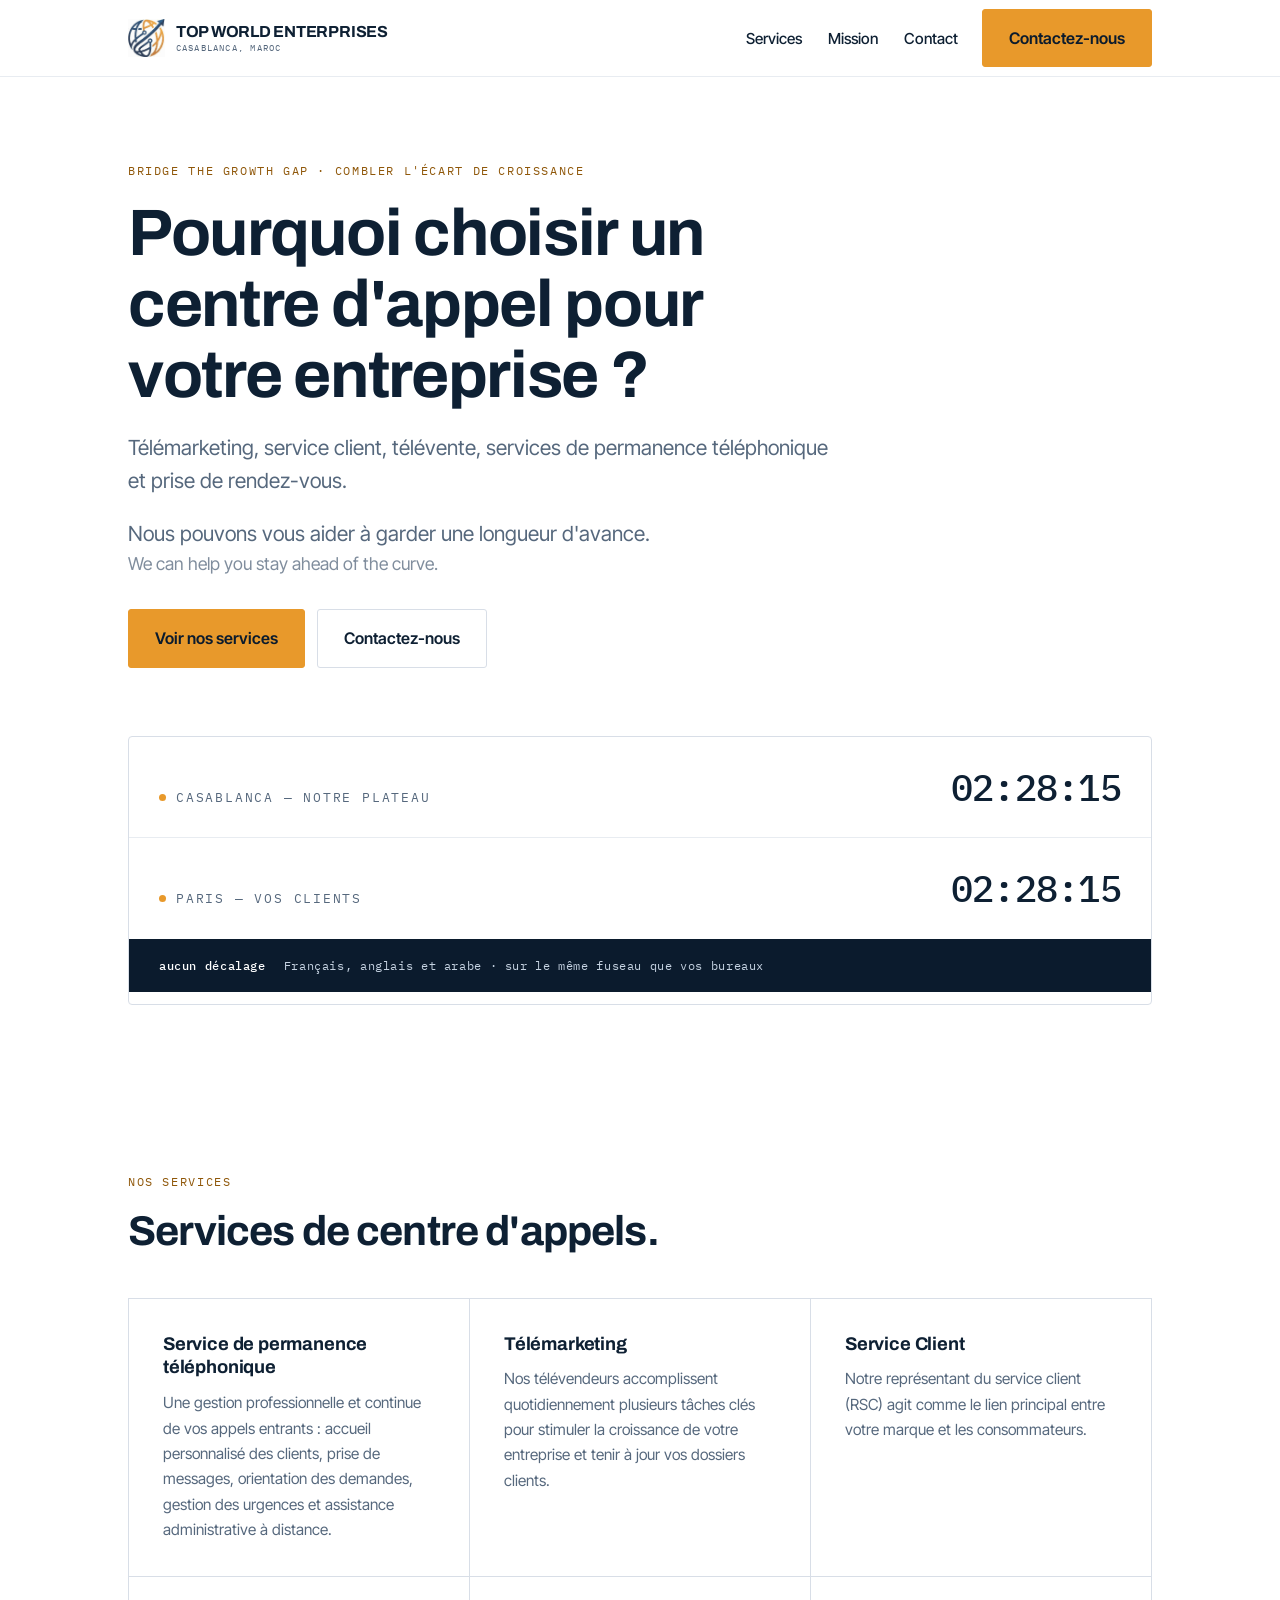
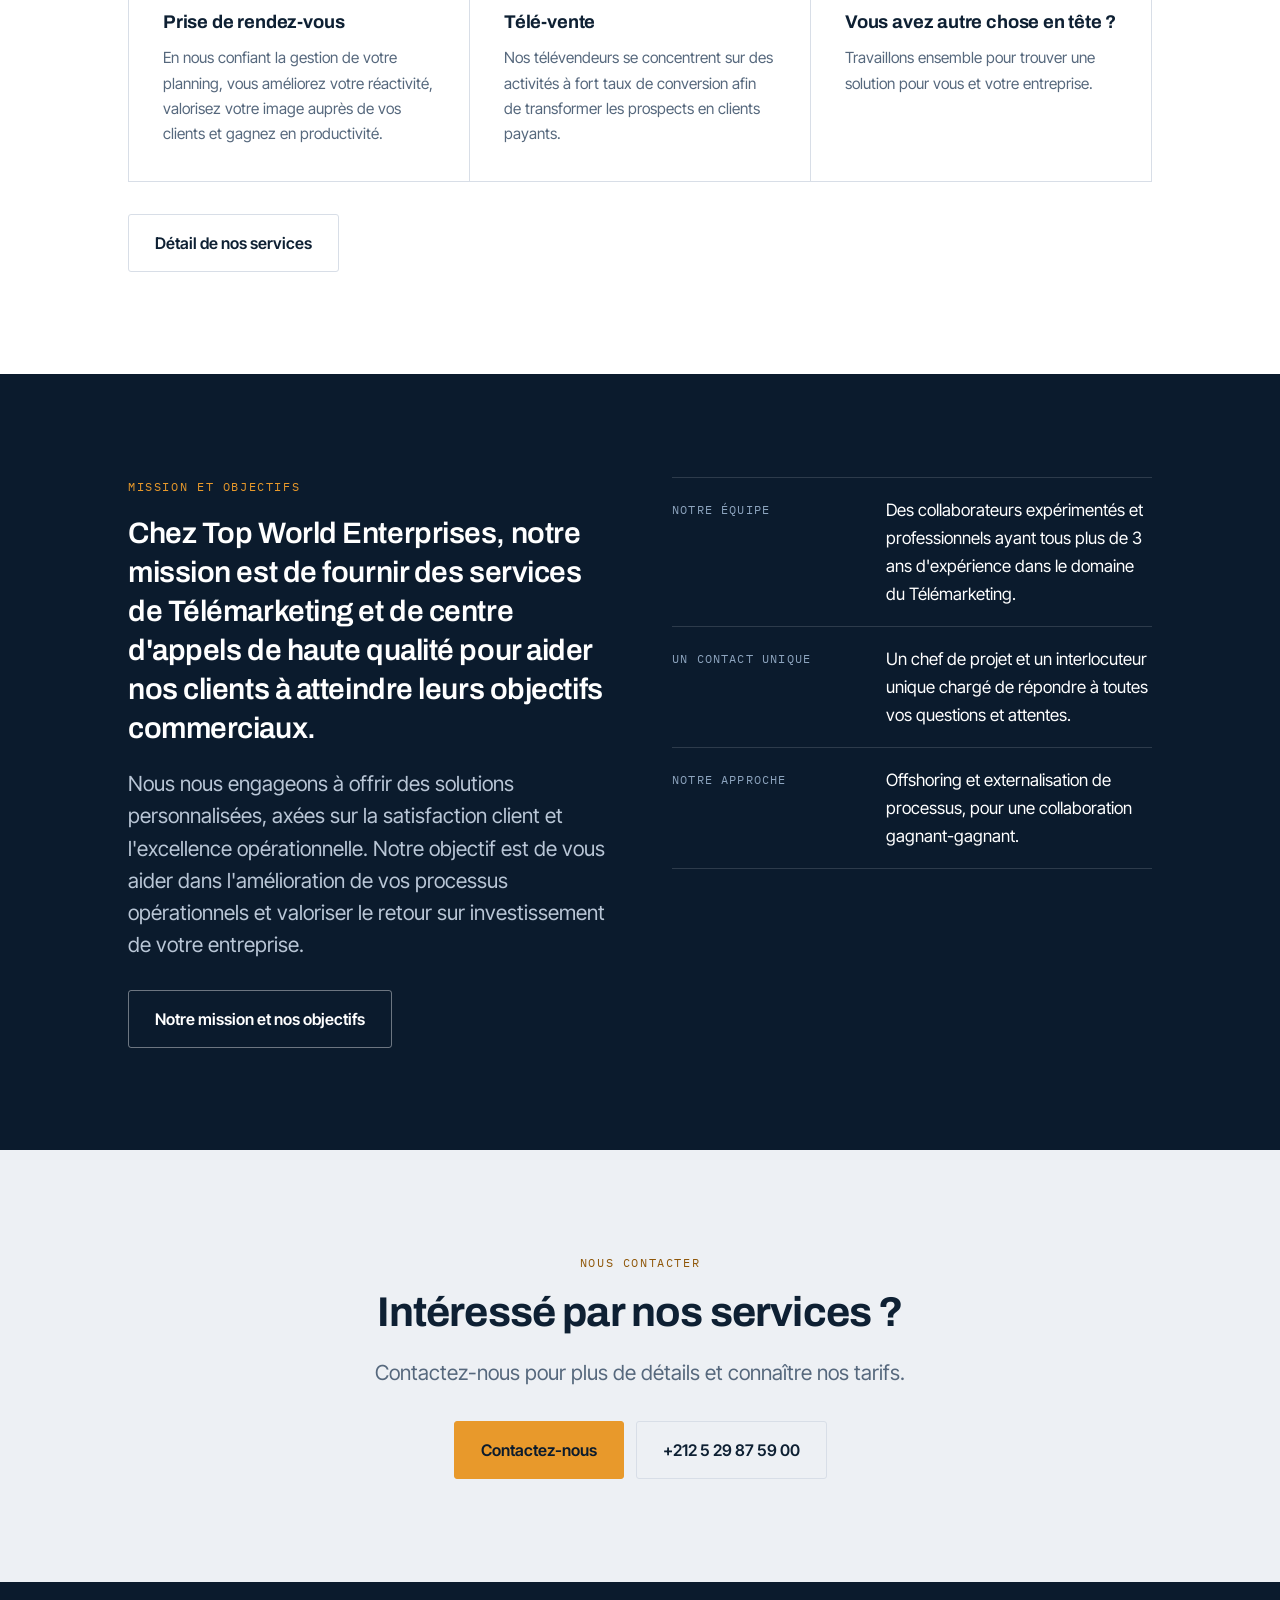
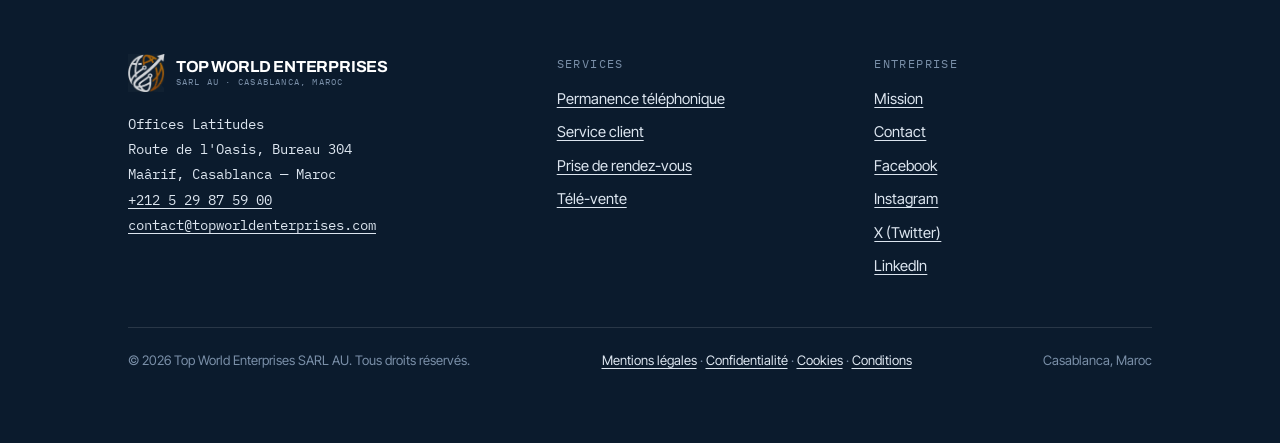
<file: index.html>
<!DOCTYPE html>
<html lang="fr">
<head>
<meta charset="utf-8">
<meta name="viewport" content="width=device-width, initial-scale=1">
<title>Top World Enterprises — Centre d'appels à Casablanca</title>
<meta name="description" content="Top World Enterprises, centre d'appels à Casablanca : télémarketing, service client, télévente, services de permanence téléphonique et prise de rendez-vous. Nous pouvons vous aider à garder une longueur d'avance.">
<link rel="canonical" href="https://topworldenterprises.com/">
<link rel="alternate" hreflang="fr" href="https://topworldenterprises.com/">

<meta property="og:type" content="website">
<meta property="og:locale" content="fr_FR">
<meta property="og:site_name" content="Top World Enterprises">
<meta property="og:title" content="Top World Enterprises — Centre d'appels à Casablanca">
<meta property="og:description" content="Télémarketing, service client, télévente, services de permanence téléphonique et prise de rendez-vous. Bridge the Growth Gap — Combler l'écart de croissance.">
<meta property="og:url" content="https://topworldenterprises.com/">
<meta property="og:image" content="https://topworldenterprises.com/assets/img/og-image.jpg">
<meta name="twitter:card" content="summary">
<meta name="twitter:site" content="@topworldentrprz">

<link rel="icon" href="/assets/img/favicon.ico" sizes="any">
<link rel="apple-touch-icon" href="/assets/img/apple-touch-icon.png">
<link rel="preconnect" href="https://fonts.googleapis.com">
<link rel="preconnect" href="https://fonts.gstatic.com" crossorigin>
<link href="https://fonts.googleapis.com/css2?family=Archivo:wght@600;700&family=Inter+Tight:wght@400;500;600&family=IBM+Plex+Mono:wght@400;500;600&display=swap" rel="stylesheet">
<link rel="stylesheet" href="/assets/css/site.css">

<script type="application/ld+json">
{
  "@context": "https://schema.org",
  "@type": "LocalBusiness",
  "name": "Top World Enterprises SARL AU",
  "url": "https://topworldenterprises.com/",
  "image": "https://topworldenterprises.com/assets/img/og-image.jpg",
  "telephone": "+212529875900",
  "email": "contact@topworldenterprises.com",
  "description": "Centre d'appels et partenaire d'externalisation à Casablanca, Maroc : télémarketing, service client, télévente, permanence téléphonique et prise de rendez-vous.",
  "address": {
    "@type": "PostalAddress",
    "streetAddress": "Offices Latitudes, Route de l'Oasis, Bureau 304, Maârif",
    "addressLocality": "Casablanca",
    "addressRegion": "Casablanca-Settat",
    "addressCountry": "MA"
  },
  "knowsLanguage": ["fr", "en", "ar"],
  "sameAs": [
    "https://www.linkedin.com/company/topworldenterprises",
    "https://www.facebook.com/TopWorldEnterprises/",
    "https://www.instagram.com/topworldenterprises",
    "https://www.x.com/topworldentrprz"
  ]
}
</script>
</head>
<body>
<a class="skip" href="#main">Aller au contenu</a>

<header class="nav">
  <div class="wrap nav__in">
    <a class="brand" href="/" aria-label="Top World Enterprises — accueil">
      <img class="brand__mark" src="/assets/img/mark.png" alt="" width="160" height="165">
      <span class="brand__text">
        <span class="brand__name">Top World Enterprises</span>
        <span class="brand__loc">Casablanca, Maroc</span>
      </span>
    </a>
    <nav aria-label="Principal">
      <ul class="nav__links">
        <li><a href="/services/">Services</a></li>
        <li><a href="/mission/">Mission</a></li>
        <li><a href="/contact/">Contact</a></li>
      </ul>
    </nav>
    <a class="btn btn--primary" href="/contact/">Contactez-nous</a>
  </div>
</header>

<main id="main">

  <section class="wrap hero">
    <p class="eyebrow">Bridge the Growth Gap · Combler l'écart de croissance</p>
    <h1>Pourquoi choisir un centre d'appel pour votre entreprise&nbsp;?</h1>
    <p class="lede">
      Télémarketing, service client, télévente, services de permanence
      téléphonique et prise de rendez-vous.
    </p>
    <p class="lede" style="margin-top:.6em">
      Nous pouvons vous aider à garder une longueur d'avance.
      <span style="display:block;font-size:.85em;opacity:.75">We can help you stay ahead of the curve.</span>
    </p>
    <div class="btn-row">
      <a class="btn btn--primary" href="/services/">Voir nos services</a>
      <a class="btn btn--ghost" href="/contact/">Contactez-nous</a>
    </div>

    <!-- Signature: two live clocks. Same time zone as your customers in France. -->
    <div class="clock">
      <div class="clock__row">
        <span class="clock__city"><span class="clock__dot clock__dot--live"></span>Casablanca — notre plateau</span>
        <span class="clock__time" id="clock-casa">--:--:--</span>
      </div>
      <div class="clock__row">
        <span class="clock__city"><span class="clock__dot"></span>Paris — vos clients</span>
        <span class="clock__time" id="clock-paris">--:--:--</span>
      </div>
      <p class="clock__foot">
        <b id="clock-gap">·</b>
        <span>Français, anglais et arabe · sur le même fuseau que vos bureaux</span>
      </p>
    </div>
  </section>

  <section class="band">
    <div class="wrap">
      <p class="eyebrow">Nos services</p>
      <h2>Services de centre d'appels.</h2>
      <div class="grid grid--3" style="margin-top:44px">
        <article class="card">
          <h3>Service de permanence téléphonique</h3>
          <p>Une gestion professionnelle et continue de vos appels entrants : accueil personnalisé des clients, prise de messages, orientation des demandes, gestion des urgences et assistance administrative à distance.</p>
        </article>
        <article class="card">
          <h3>Télémarketing</h3>
          <p>Nos télévendeurs accomplissent quotidiennement plusieurs tâches clés pour stimuler la croissance de votre entreprise et tenir à jour vos dossiers clients.</p>
        </article>
        <article class="card">
          <h3>Service Client</h3>
          <p>Notre représentant du service client (RSC) agit comme le lien principal entre votre marque et les consommateurs.</p>
        </article>
        <article class="card">
          <h3>Prise de rendez-vous</h3>
          <p>En nous confiant la gestion de votre planning, vous améliorez votre réactivité, valorisez votre image auprès de vos clients et gagnez en productivité.</p>
        </article>
        <article class="card">
          <h3>Télé-vente</h3>
          <p>Nos télévendeurs se concentrent sur des activités à fort taux de conversion afin de transformer les prospects en clients payants.</p>
        </article>
        <article class="card">
          <h3>Vous avez autre chose en tête&nbsp;?</h3>
          <p>Travaillons ensemble pour trouver une solution pour vous et votre entreprise.</p>
        </article>
      </div>
      <div class="btn-row" style="margin-top:32px">
        <a class="btn btn--ghost" href="/services/">Détail de nos services</a>
      </div>
    </div>
  </section>

  <section class="band band--navy">
    <div class="wrap director">
      <div>
        <p class="eyebrow eyebrow--pale">Mission et objectifs</p>
        <p class="pull">Chez Top World Enterprises, notre mission est de fournir des services de Télémarketing et de centre d'appels de haute qualité pour aider nos clients à atteindre leurs objectifs commerciaux.</p>
        <p class="lede">
          Nous nous engageons à offrir des solutions personnalisées, axées sur la
          satisfaction client et l'excellence opérationnelle. Notre objectif est
          de vous aider dans l'amélioration de vos processus opérationnels et
          valoriser le retour sur investissement de votre entreprise.
        </p>
        <div class="btn-row" style="margin-top:28px">
          <a class="btn btn--onnavy" href="/mission/">Notre mission et nos objectifs</a>
        </div>
      </div>
      <ul class="facts">
        <li>
          <span class="facts__k">Notre équipe</span>
          <span>Des collaborateurs expérimentés et professionnels ayant tous plus de 3 ans d'expérience dans le domaine du Télémarketing.</span>
        </li>
        <li>
          <span class="facts__k">Un contact unique</span>
          <span>Un chef de projet et un interlocuteur unique chargé de répondre à toutes vos questions et attentes.</span>
        </li>
        <li>
          <span class="facts__k">Notre approche</span>
          <span>Offshoring et externalisation de processus, pour une collaboration gagnant-gagnant.</span>
        </li>
      </ul>
    </div>
  </section>

  <section class="band band--mist">
    <div class="wrap" style="text-align:center">
      <p class="eyebrow">Nous contacter</p>
      <h2 style="max-width:24ch;margin-inline:auto">Intéressé par nos services&nbsp;?</h2>
      <p class="lede" style="margin:22px auto 0">
        Contactez-nous pour plus de détails et connaître nos tarifs.
      </p>
      <div class="btn-row" style="justify-content:center;margin-top:32px">
        <a class="btn btn--primary" href="/contact/">Contactez-nous</a>
        <a class="btn btn--ghost" href="tel:+212529875900">+212 5 29 87 59 00</a>
      </div>
    </div>
  </section>

</main>

<footer class="foot">
  <div class="wrap">
    <div class="foot__grid">
      <div>
        <a class="brand brand--foot" href="/">
          <img class="brand__mark" src="/assets/img/mark-white.png" alt="" width="160" height="165">
          <span class="brand__text">
            <span class="brand__name">Top World Enterprises</span>
            <span class="brand__loc">SARL AU · Casablanca, Maroc</span>
          </span>
        </a>
        <address class="foot__mono">
          Offices Latitudes<br>
          Route de l'Oasis, Bureau 304<br>
          Maârif, Casablanca — Maroc<br>
          <a href="tel:+212529875900">+212 5 29 87 59 00</a><br>
          <a href="mailto:contact@topworldenterprises.com">contact@topworldenterprises.com</a>
        </address>
      </div>
      <div>
        <h4>Services</h4>
        <ul>
          <li><a href="/services/">Permanence téléphonique</a></li>
          <li><a href="/services/">Service client</a></li>
          <li><a href="/services/">Prise de rendez-vous</a></li>
          <li><a href="/services/">Télé-vente</a></li>
        </ul>
      </div>
      <div>
        <h4>Entreprise</h4>
        <ul>
          <li><a href="/mission/">Mission</a></li>
          <li><a href="/contact/">Contact</a></li>
          <li><a href="https://www.facebook.com/TopWorldEnterprises/">Facebook</a></li>
          <li><a href="https://www.instagram.com/topworldenterprises">Instagram</a></li>
          <li><a href="https://www.x.com/topworldentrprz">X (Twitter)</a></li>
          <li><a href="https://www.linkedin.com/company/topworldenterprises">LinkedIn</a></li>
        </ul>
      </div>
    </div>
    <div class="foot__legal">
      <span>© 2026 Top World Enterprises SARL AU. Tous droits réservés.</span>
      <span><a href="/mentions-legales/">Mentions légales</a> · <a href="/confidentialite/">Confidentialité</a> · <a href="/cookies/">Cookies</a> · <a href="/conditions/">Conditions</a></span>
      <span>Casablanca, Maroc</span>
    </div>
  </div>
</footer>

<script src="/assets/js/site.js" defer></script>
</body>
</html>
</file>
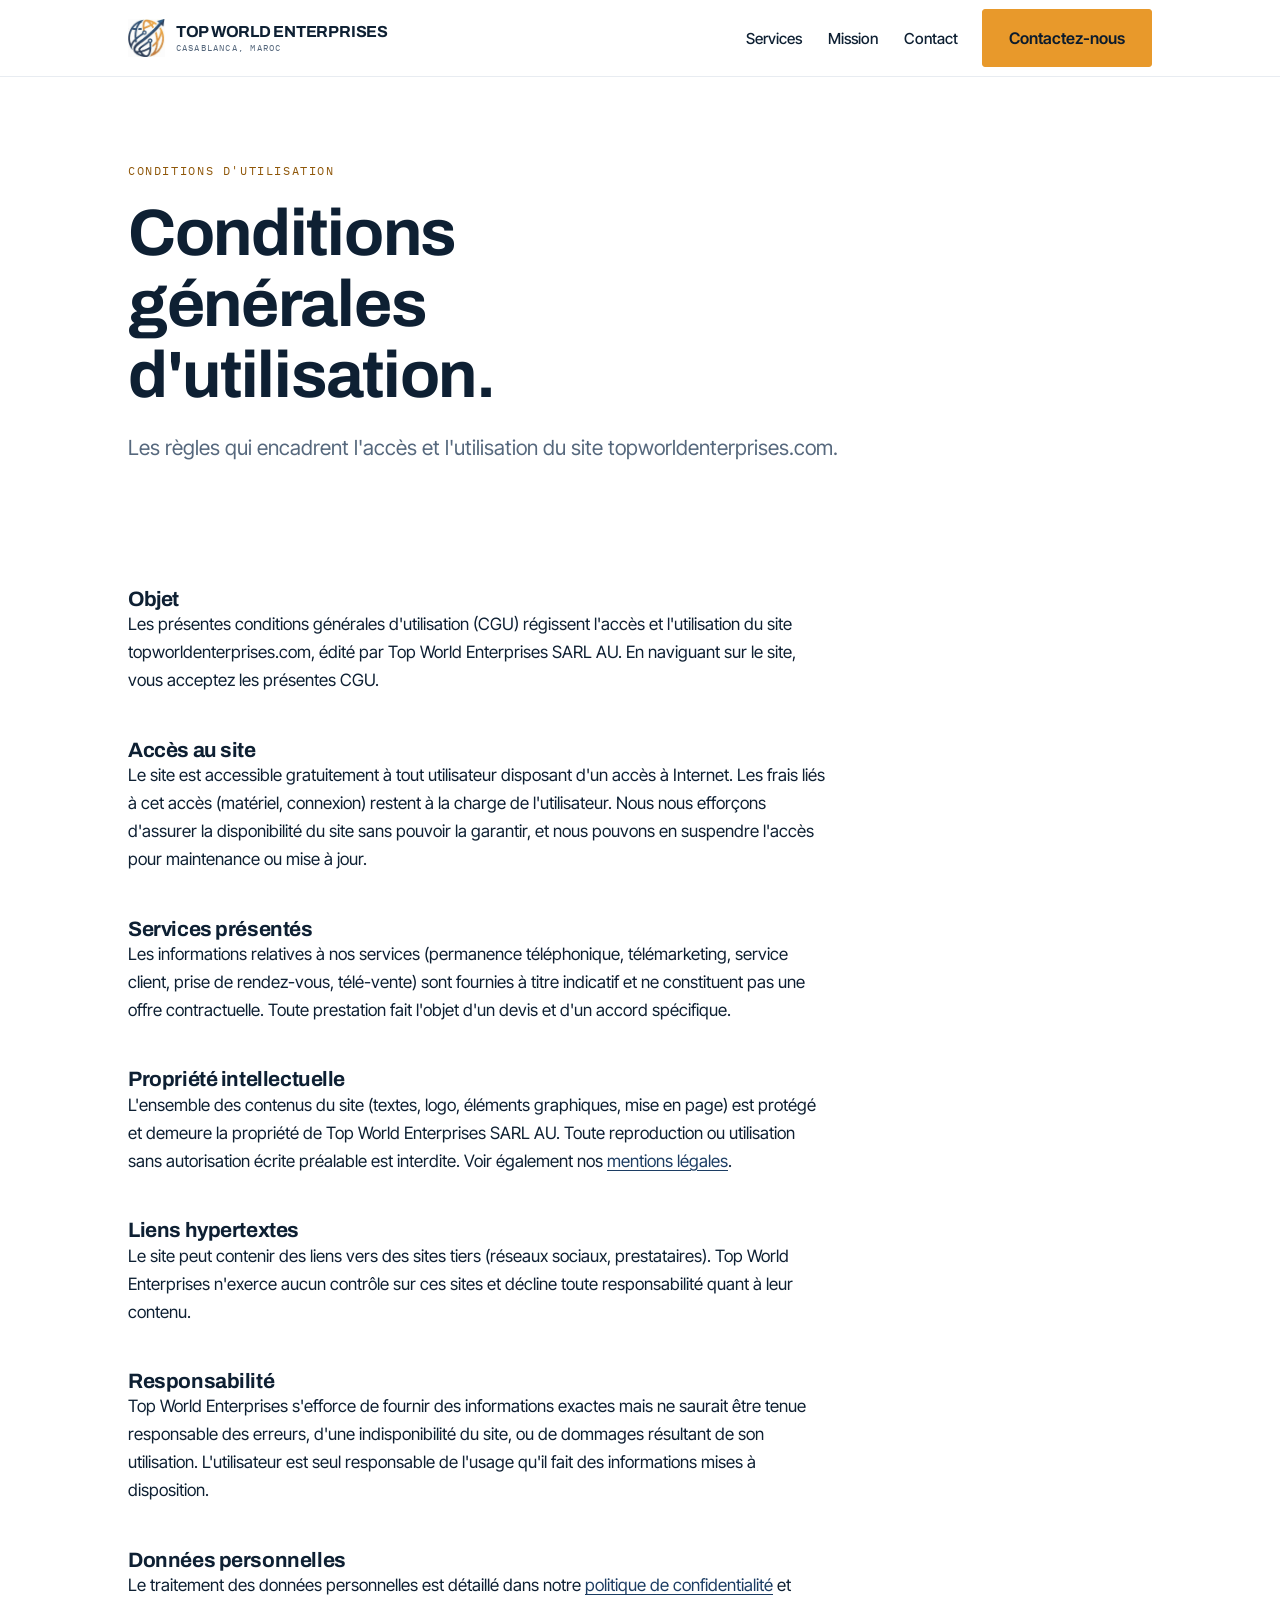
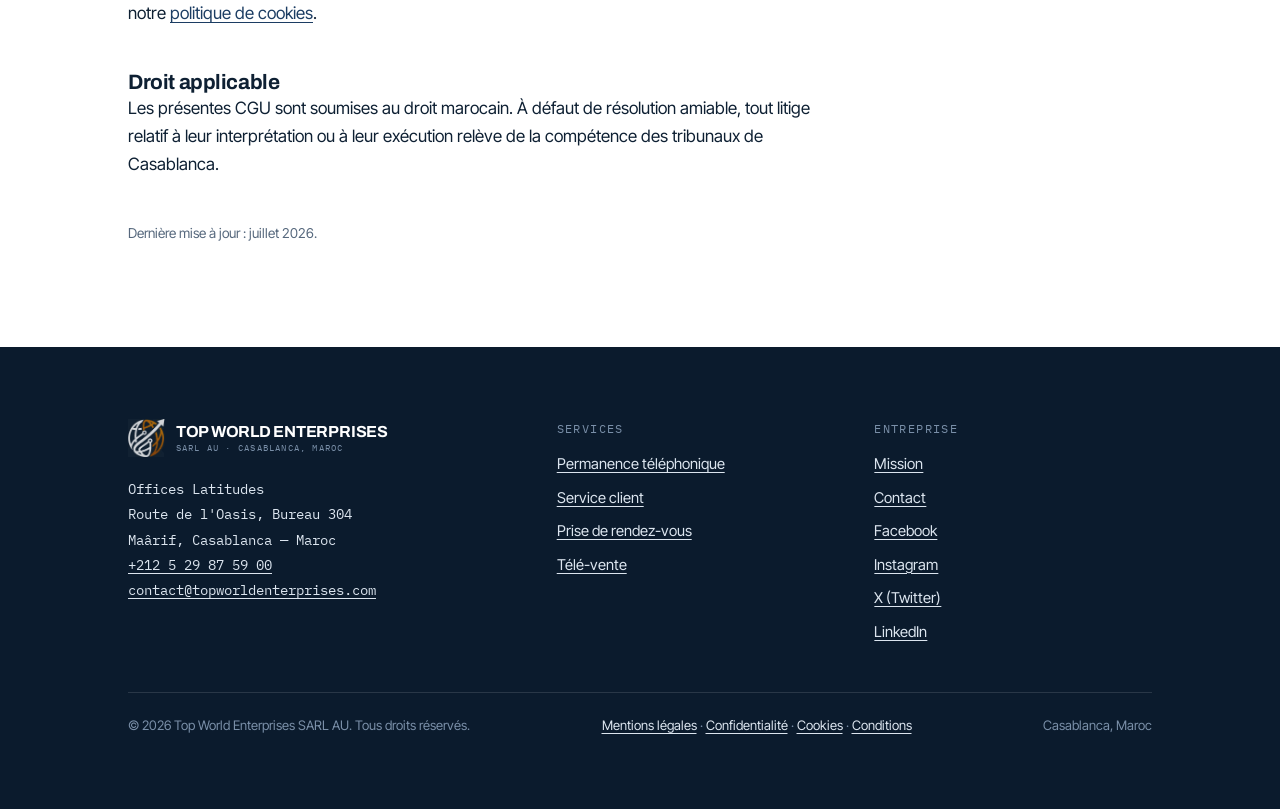
<file: conditions/index.html>
<!DOCTYPE html>
<html lang="fr">
<head>
<meta charset="utf-8">
<meta name="viewport" content="width=device-width, initial-scale=1">
<title>Conditions générales d'utilisation | Top World Enterprises</title>
<meta name="description" content="Conditions générales d'utilisation du site topworldenterprises.com : objet, accès, propriété intellectuelle, responsabilité et droit applicable.">
<meta name="robots" content="index,follow">
<link rel="canonical" href="https://topworldenterprises.com/conditions/">
<link rel="icon" href="/assets/img/favicon.ico" sizes="any">
<link rel="apple-touch-icon" href="/assets/img/apple-touch-icon.png">
<link rel="preconnect" href="https://fonts.googleapis.com">
<link rel="preconnect" href="https://fonts.gstatic.com" crossorigin>
<link href="https://fonts.googleapis.com/css2?family=Archivo:wght@600;700&family=Inter+Tight:wght@400;500;600&family=IBM+Plex+Mono:wght@400;500;600&display=swap" rel="stylesheet">
<link rel="stylesheet" href="/assets/css/site.css">
</head>
<body>
<a class="skip" href="#main">Aller au contenu</a>

<header class="nav">
  <div class="wrap nav__in">
    <a class="brand" href="/" aria-label="Top World Enterprises — accueil">
      <img class="brand__mark" src="/assets/img/mark.png" alt="" width="160" height="165">
      <span class="brand__text">
        <span class="brand__name">Top World Enterprises</span>
        <span class="brand__loc">Casablanca, Maroc</span>
      </span>
    </a>
    <nav aria-label="Principal">
      <ul class="nav__links">
        <li><a href="/services/">Services</a></li>
        <li><a href="/mission/">Mission</a></li>
        <li><a href="/contact/">Contact</a></li>
      </ul>
    </nav>
    <a class="btn btn--primary" href="/contact/">Contactez-nous</a>
  </div>
</header>

<main id="main">

  <section class="wrap hero" style="padding-bottom:0">
    <p class="eyebrow">Conditions d'utilisation</p>
    <h1>Conditions générales d'utilisation.</h1>
    <p class="lede">Les règles qui encadrent l'accès et l'utilisation du site topworldenterprises.com.</p>
  </section>

  <section class="band">
    <div class="wrap">
      <div style="max-width:70ch;display:grid;gap:1.6em">

        <div>
          <h2 style="font-size:1.3rem">Objet</h2>
          <p>Les présentes conditions générales d'utilisation (CGU) régissent l'accès et l'utilisation du site topworldenterprises.com, édité par Top World Enterprises SARL AU. En naviguant sur le site, vous acceptez les présentes CGU.</p>
        </div>

        <div>
          <h2 style="font-size:1.3rem">Accès au site</h2>
          <p>Le site est accessible gratuitement à tout utilisateur disposant d'un accès à Internet. Les frais liés à cet accès (matériel, connexion) restent à la charge de l'utilisateur. Nous nous efforçons d'assurer la disponibilité du site sans pouvoir la garantir, et nous pouvons en suspendre l'accès pour maintenance ou mise à jour.</p>
        </div>

        <div>
          <h2 style="font-size:1.3rem">Services présentés</h2>
          <p>Les informations relatives à nos services (permanence téléphonique, télémarketing, service client, prise de rendez-vous, télé-vente) sont fournies à titre indicatif et ne constituent pas une offre contractuelle. Toute prestation fait l'objet d'un devis et d'un accord spécifique.</p>
        </div>

        <div>
          <h2 style="font-size:1.3rem">Propriété intellectuelle</h2>
          <p>L'ensemble des contenus du site (textes, logo, éléments graphiques, mise en page) est protégé et demeure la propriété de Top World Enterprises SARL AU. Toute reproduction ou utilisation sans autorisation écrite préalable est interdite. Voir également nos <a href="/mentions-legales/">mentions légales</a>.</p>
        </div>

        <div>
          <h2 style="font-size:1.3rem">Liens hypertextes</h2>
          <p>Le site peut contenir des liens vers des sites tiers (réseaux sociaux, prestataires). Top World Enterprises n'exerce aucun contrôle sur ces sites et décline toute responsabilité quant à leur contenu.</p>
        </div>

        <div>
          <h2 style="font-size:1.3rem">Responsabilité</h2>
          <p>Top World Enterprises s'efforce de fournir des informations exactes mais ne saurait être tenue responsable des erreurs, d'une indisponibilité du site, ou de dommages résultant de son utilisation. L'utilisateur est seul responsable de l'usage qu'il fait des informations mises à disposition.</p>
        </div>

        <div>
          <h2 style="font-size:1.3rem">Données personnelles</h2>
          <p>Le traitement des données personnelles est détaillé dans notre <a href="/confidentialite/">politique de confidentialité</a> et notre <a href="/cookies/">politique de cookies</a>.</p>
        </div>

        <div>
          <h2 style="font-size:1.3rem">Droit applicable</h2>
          <p>Les présentes CGU sont soumises au droit marocain. À défaut de résolution amiable, tout litige relatif à leur interprétation ou à leur exécution relève de la compétence des tribunaux de Casablanca.</p>
        </div>

        <p class="hint">Dernière mise à jour : juillet 2026.</p>
      </div>
    </div>
  </section>

</main>

<footer class="foot">
  <div class="wrap">
    <div class="foot__grid">
      <div>
        <a class="brand brand--foot" href="/">
          <img class="brand__mark" src="/assets/img/mark-white.png" alt="" width="160" height="165">
          <span class="brand__text">
            <span class="brand__name">Top World Enterprises</span>
            <span class="brand__loc">SARL AU · Casablanca, Maroc</span>
          </span>
        </a>
        <address class="foot__mono">
          Offices Latitudes<br>
          Route de l'Oasis, Bureau 304<br>
          Maârif, Casablanca — Maroc<br>
          <a href="tel:+212529875900">+212 5 29 87 59 00</a><br>
          <a href="mailto:contact@topworldenterprises.com">contact@topworldenterprises.com</a>
        </address>
      </div>
      <div>
        <h4>Services</h4>
        <ul>
          <li><a href="/services/">Permanence téléphonique</a></li>
          <li><a href="/services/">Service client</a></li>
          <li><a href="/services/">Prise de rendez-vous</a></li>
          <li><a href="/services/">Télé-vente</a></li>
        </ul>
      </div>
      <div>
        <h4>Entreprise</h4>
        <ul>
          <li><a href="/mission/">Mission</a></li>
          <li><a href="/contact/">Contact</a></li>
          <li><a href="https://www.facebook.com/TopWorldEnterprises/">Facebook</a></li>
          <li><a href="https://www.instagram.com/topworldenterprises">Instagram</a></li>
          <li><a href="https://www.x.com/topworldentrprz">X (Twitter)</a></li>
          <li><a href="https://www.linkedin.com/company/topworldenterprises">LinkedIn</a></li>
        </ul>
      </div>
    </div>
    <div class="foot__legal">
      <span>© 2026 Top World Enterprises SARL AU. Tous droits réservés.</span>
      <span><a href="/mentions-legales/">Mentions légales</a> · <a href="/confidentialite/">Confidentialité</a> · <a href="/cookies/">Cookies</a> · <a href="/conditions/">Conditions</a></span>
      <span>Casablanca, Maroc</span>
    </div>
  </div>
</footer>

<script src="/assets/js/site.js" defer></script>
</body>
</html>
</file>
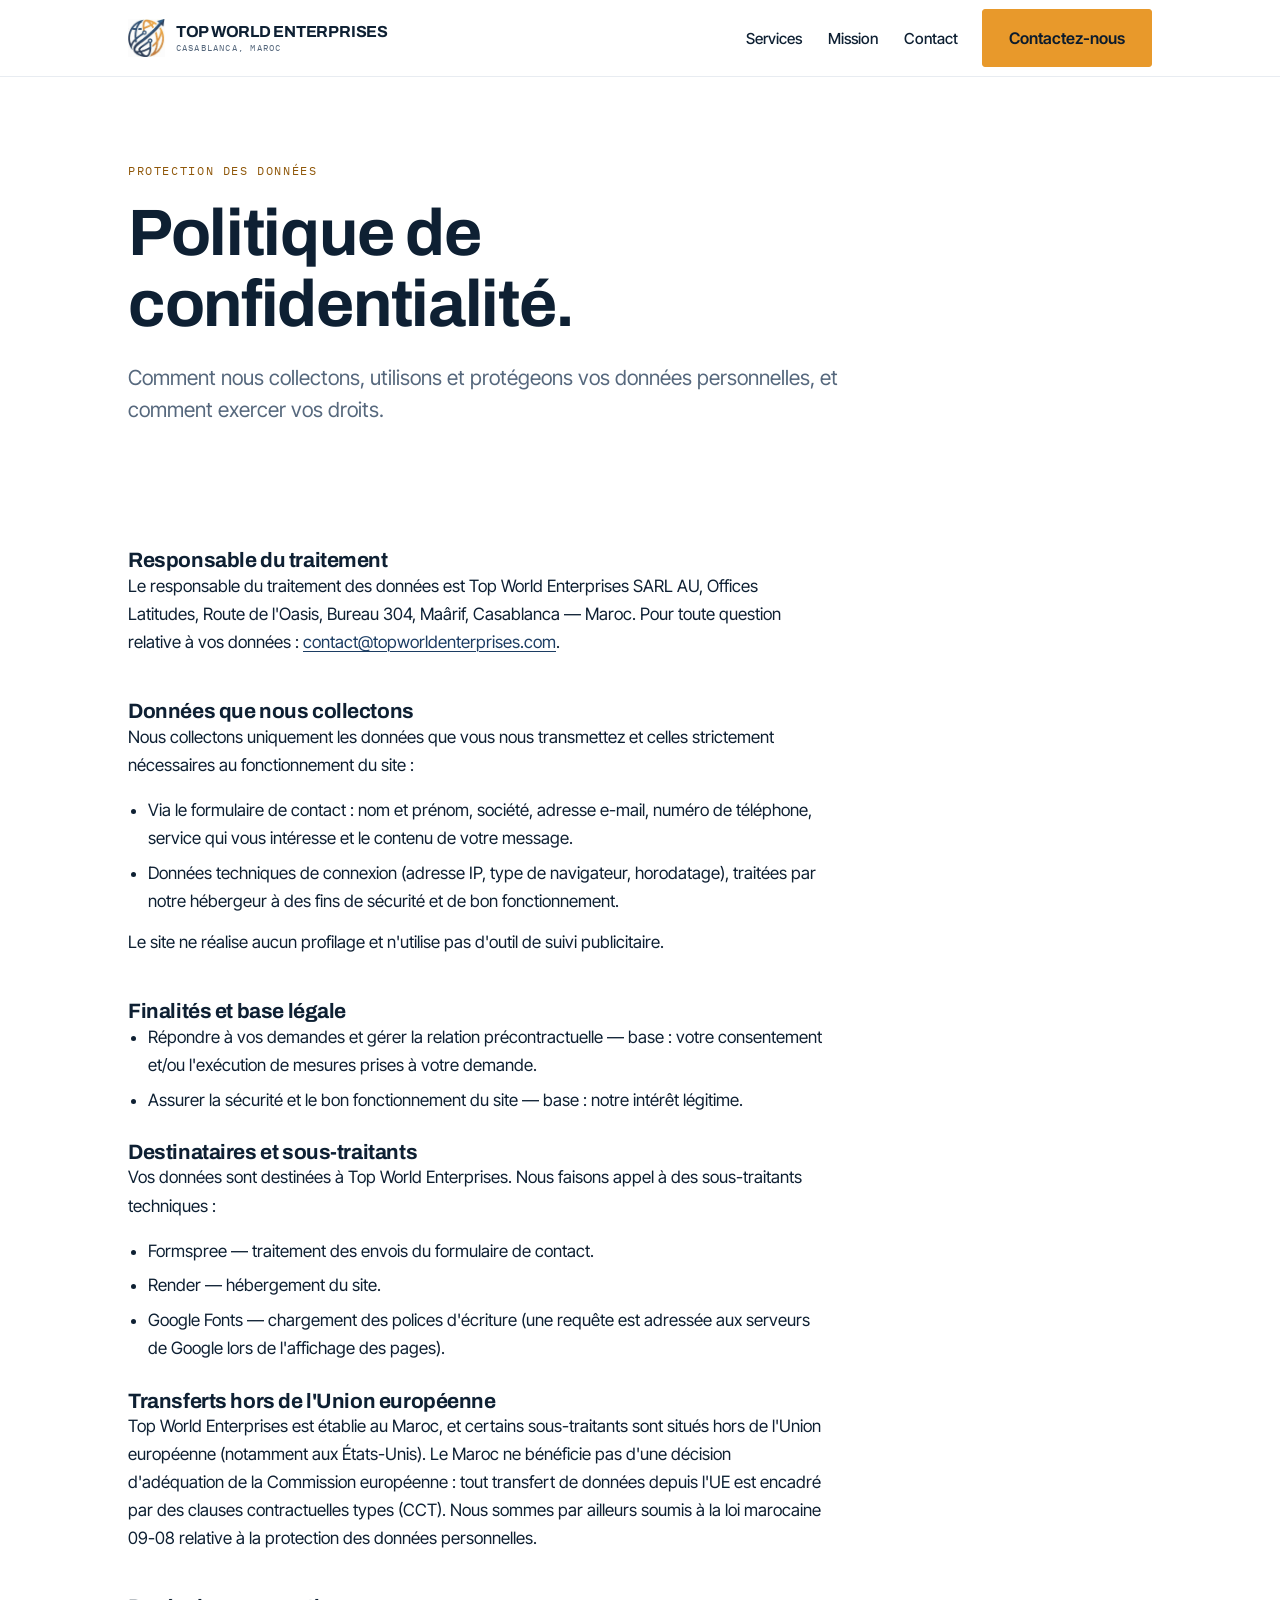
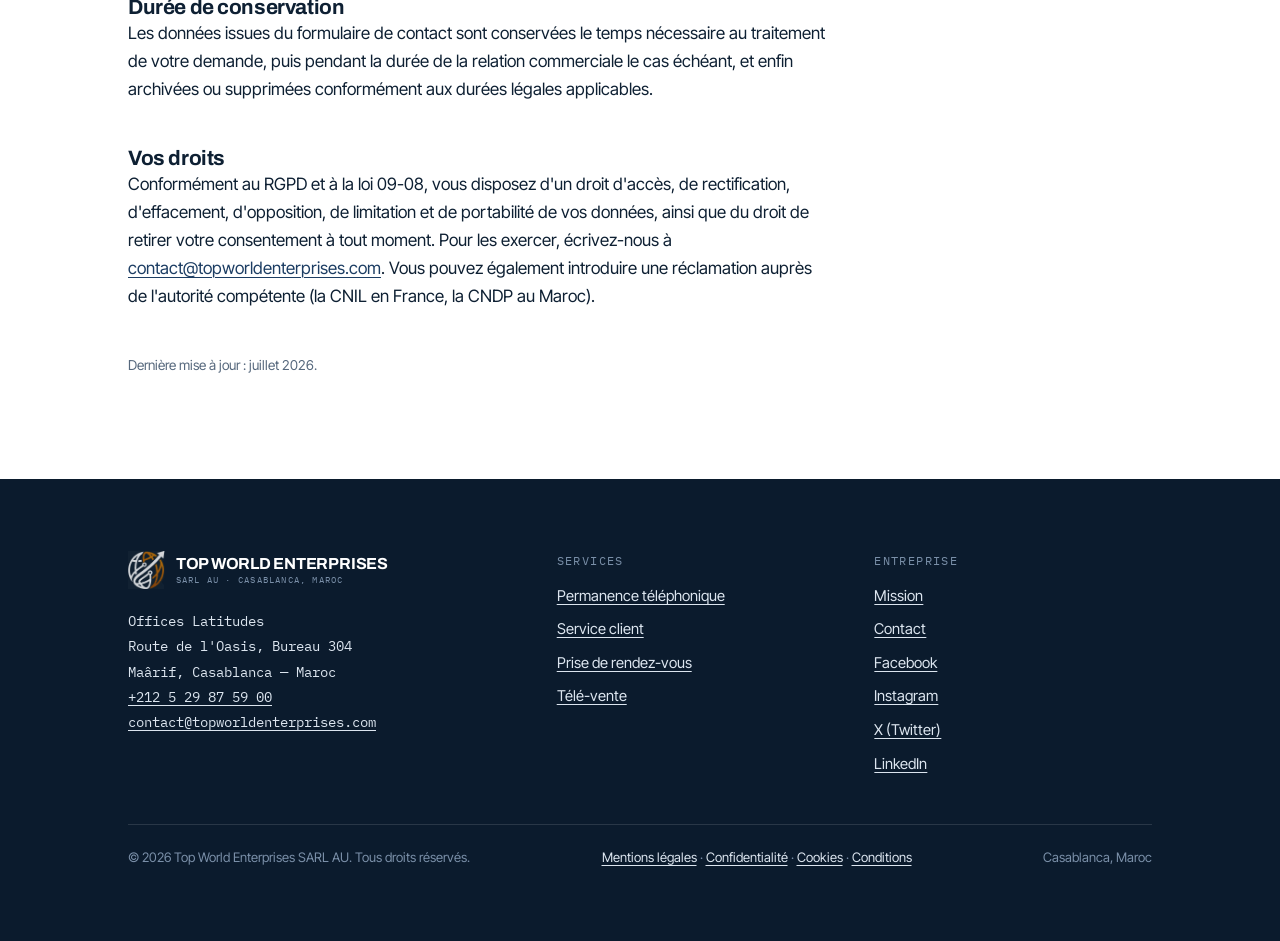
<file: confidentialite/index.html>
<!DOCTYPE html>
<html lang="fr">
<head>
<meta charset="utf-8">
<meta name="viewport" content="width=device-width, initial-scale=1">
<title>Politique de confidentialité | Top World Enterprises</title>
<meta name="description" content="Politique de confidentialité de Top World Enterprises : données collectées, finalités, base légale, durées de conservation, transferts et vos droits (RGPD et loi 09-08).">
<meta name="robots" content="index,follow">
<link rel="canonical" href="https://topworldenterprises.com/confidentialite/">
<link rel="icon" href="/assets/img/favicon.ico" sizes="any">
<link rel="apple-touch-icon" href="/assets/img/apple-touch-icon.png">
<link rel="preconnect" href="https://fonts.googleapis.com">
<link rel="preconnect" href="https://fonts.gstatic.com" crossorigin>
<link href="https://fonts.googleapis.com/css2?family=Archivo:wght@600;700&family=Inter+Tight:wght@400;500;600&family=IBM+Plex+Mono:wght@400;500;600&display=swap" rel="stylesheet">
<link rel="stylesheet" href="/assets/css/site.css">
</head>
<body>
<a class="skip" href="#main">Aller au contenu</a>

<header class="nav">
  <div class="wrap nav__in">
    <a class="brand" href="/" aria-label="Top World Enterprises — accueil">
      <img class="brand__mark" src="/assets/img/mark.png" alt="" width="160" height="165">
      <span class="brand__text">
        <span class="brand__name">Top World Enterprises</span>
        <span class="brand__loc">Casablanca, Maroc</span>
      </span>
    </a>
    <nav aria-label="Principal">
      <ul class="nav__links">
        <li><a href="/services/">Services</a></li>
        <li><a href="/mission/">Mission</a></li>
        <li><a href="/contact/">Contact</a></li>
      </ul>
    </nav>
    <a class="btn btn--primary" href="/contact/">Contactez-nous</a>
  </div>
</header>

<main id="main">

  <section class="wrap hero" style="padding-bottom:0">
    <p class="eyebrow">Protection des données</p>
    <h1>Politique de confidentialité.</h1>
    <p class="lede">Comment nous collectons, utilisons et protégeons vos données personnelles, et comment exercer vos droits.</p>
  </section>

  <section class="band">
    <div class="wrap">
      <div style="max-width:70ch;display:grid;gap:1.6em">

        <div>
          <h2 style="font-size:1.3rem">Responsable du traitement</h2>
          <p>Le responsable du traitement des données est Top World Enterprises SARL AU, Offices Latitudes, Route de l'Oasis, Bureau 304, Maârif, Casablanca — Maroc. Pour toute question relative à vos données : <a href="mailto:contact@topworldenterprises.com">contact@topworldenterprises.com</a>.</p>
        </div>

        <div>
          <h2 style="font-size:1.3rem">Données que nous collectons</h2>
          <p>Nous collectons uniquement les données que vous nous transmettez et celles strictement nécessaires au fonctionnement du site :</p>
          <ul style="margin:0;padding-left:1.2em;display:grid;gap:.4em">
            <li>Via le formulaire de contact : nom et prénom, société, adresse e-mail, numéro de téléphone, service qui vous intéresse et le contenu de votre message.</li>
            <li>Données techniques de connexion (adresse IP, type de navigateur, horodatage), traitées par notre hébergeur à des fins de sécurité et de bon fonctionnement.</li>
          </ul>
          <p style="margin-top:.8em">Le site ne réalise aucun profilage et n'utilise pas d'outil de suivi publicitaire.</p>
        </div>

        <div>
          <h2 style="font-size:1.3rem">Finalités et base légale</h2>
          <ul style="margin:0;padding-left:1.2em;display:grid;gap:.4em">
            <li>Répondre à vos demandes et gérer la relation précontractuelle — base : votre consentement et/ou l'exécution de mesures prises à votre demande.</li>
            <li>Assurer la sécurité et le bon fonctionnement du site — base : notre intérêt légitime.</li>
          </ul>
        </div>

        <div>
          <h2 style="font-size:1.3rem">Destinataires et sous-traitants</h2>
          <p>Vos données sont destinées à Top World Enterprises. Nous faisons appel à des sous-traitants techniques :</p>
          <ul style="margin:0;padding-left:1.2em;display:grid;gap:.4em">
            <li>Formspree — traitement des envois du formulaire de contact.</li>
            <li>Render — hébergement du site.</li>
            <li>Google Fonts — chargement des polices d'écriture (une requête est adressée aux serveurs de Google lors de l'affichage des pages).</li>
          </ul>
        </div>

        <div>
          <h2 style="font-size:1.3rem">Transferts hors de l'Union européenne</h2>
          <p>Top World Enterprises est établie au Maroc, et certains sous-traitants sont situés hors de l'Union européenne (notamment aux États-Unis). Le Maroc ne bénéficie pas d'une décision d'adéquation de la Commission européenne : tout transfert de données depuis l'UE est encadré par des clauses contractuelles types (CCT). Nous sommes par ailleurs soumis à la loi marocaine 09-08 relative à la protection des données personnelles.</p>
        </div>

        <div>
          <h2 style="font-size:1.3rem">Durée de conservation</h2>
          <p>Les données issues du formulaire de contact sont conservées le temps nécessaire au traitement de votre demande, puis pendant la durée de la relation commerciale le cas échéant, et enfin archivées ou supprimées conformément aux durées légales applicables.</p>
        </div>

        <div>
          <h2 style="font-size:1.3rem">Vos droits</h2>
          <p>Conformément au RGPD et à la loi 09-08, vous disposez d'un droit d'accès, de rectification, d'effacement, d'opposition, de limitation et de portabilité de vos données, ainsi que du droit de retirer votre consentement à tout moment. Pour les exercer, écrivez-nous à <a href="mailto:contact@topworldenterprises.com">contact@topworldenterprises.com</a>. Vous pouvez également introduire une réclamation auprès de l'autorité compétente (la CNIL en France, la CNDP au Maroc).</p>
        </div>

        <p class="hint">Dernière mise à jour : juillet 2026.</p>
      </div>
    </div>
  </section>

</main>

<footer class="foot">
  <div class="wrap">
    <div class="foot__grid">
      <div>
        <a class="brand brand--foot" href="/">
          <img class="brand__mark" src="/assets/img/mark-white.png" alt="" width="160" height="165">
          <span class="brand__text">
            <span class="brand__name">Top World Enterprises</span>
            <span class="brand__loc">SARL AU · Casablanca, Maroc</span>
          </span>
        </a>
        <address class="foot__mono">
          Offices Latitudes<br>
          Route de l'Oasis, Bureau 304<br>
          Maârif, Casablanca — Maroc<br>
          <a href="tel:+212529875900">+212 5 29 87 59 00</a><br>
          <a href="mailto:contact@topworldenterprises.com">contact@topworldenterprises.com</a>
        </address>
      </div>
      <div>
        <h4>Services</h4>
        <ul>
          <li><a href="/services/">Permanence téléphonique</a></li>
          <li><a href="/services/">Service client</a></li>
          <li><a href="/services/">Prise de rendez-vous</a></li>
          <li><a href="/services/">Télé-vente</a></li>
        </ul>
      </div>
      <div>
        <h4>Entreprise</h4>
        <ul>
          <li><a href="/mission/">Mission</a></li>
          <li><a href="/contact/">Contact</a></li>
          <li><a href="https://www.facebook.com/TopWorldEnterprises/">Facebook</a></li>
          <li><a href="https://www.instagram.com/topworldenterprises">Instagram</a></li>
          <li><a href="https://www.x.com/topworldentrprz">X (Twitter)</a></li>
          <li><a href="https://www.linkedin.com/company/topworldenterprises">LinkedIn</a></li>
        </ul>
      </div>
    </div>
    <div class="foot__legal">
      <span>© 2026 Top World Enterprises SARL AU. Tous droits réservés.</span>
      <span><a href="/mentions-legales/">Mentions légales</a> · <a href="/confidentialite/">Confidentialité</a> · <a href="/cookies/">Cookies</a> · <a href="/conditions/">Conditions</a></span>
      <span>Casablanca, Maroc</span>
    </div>
  </div>
</footer>

<script src="/assets/js/site.js" defer></script>
</body>
</html>
</file>
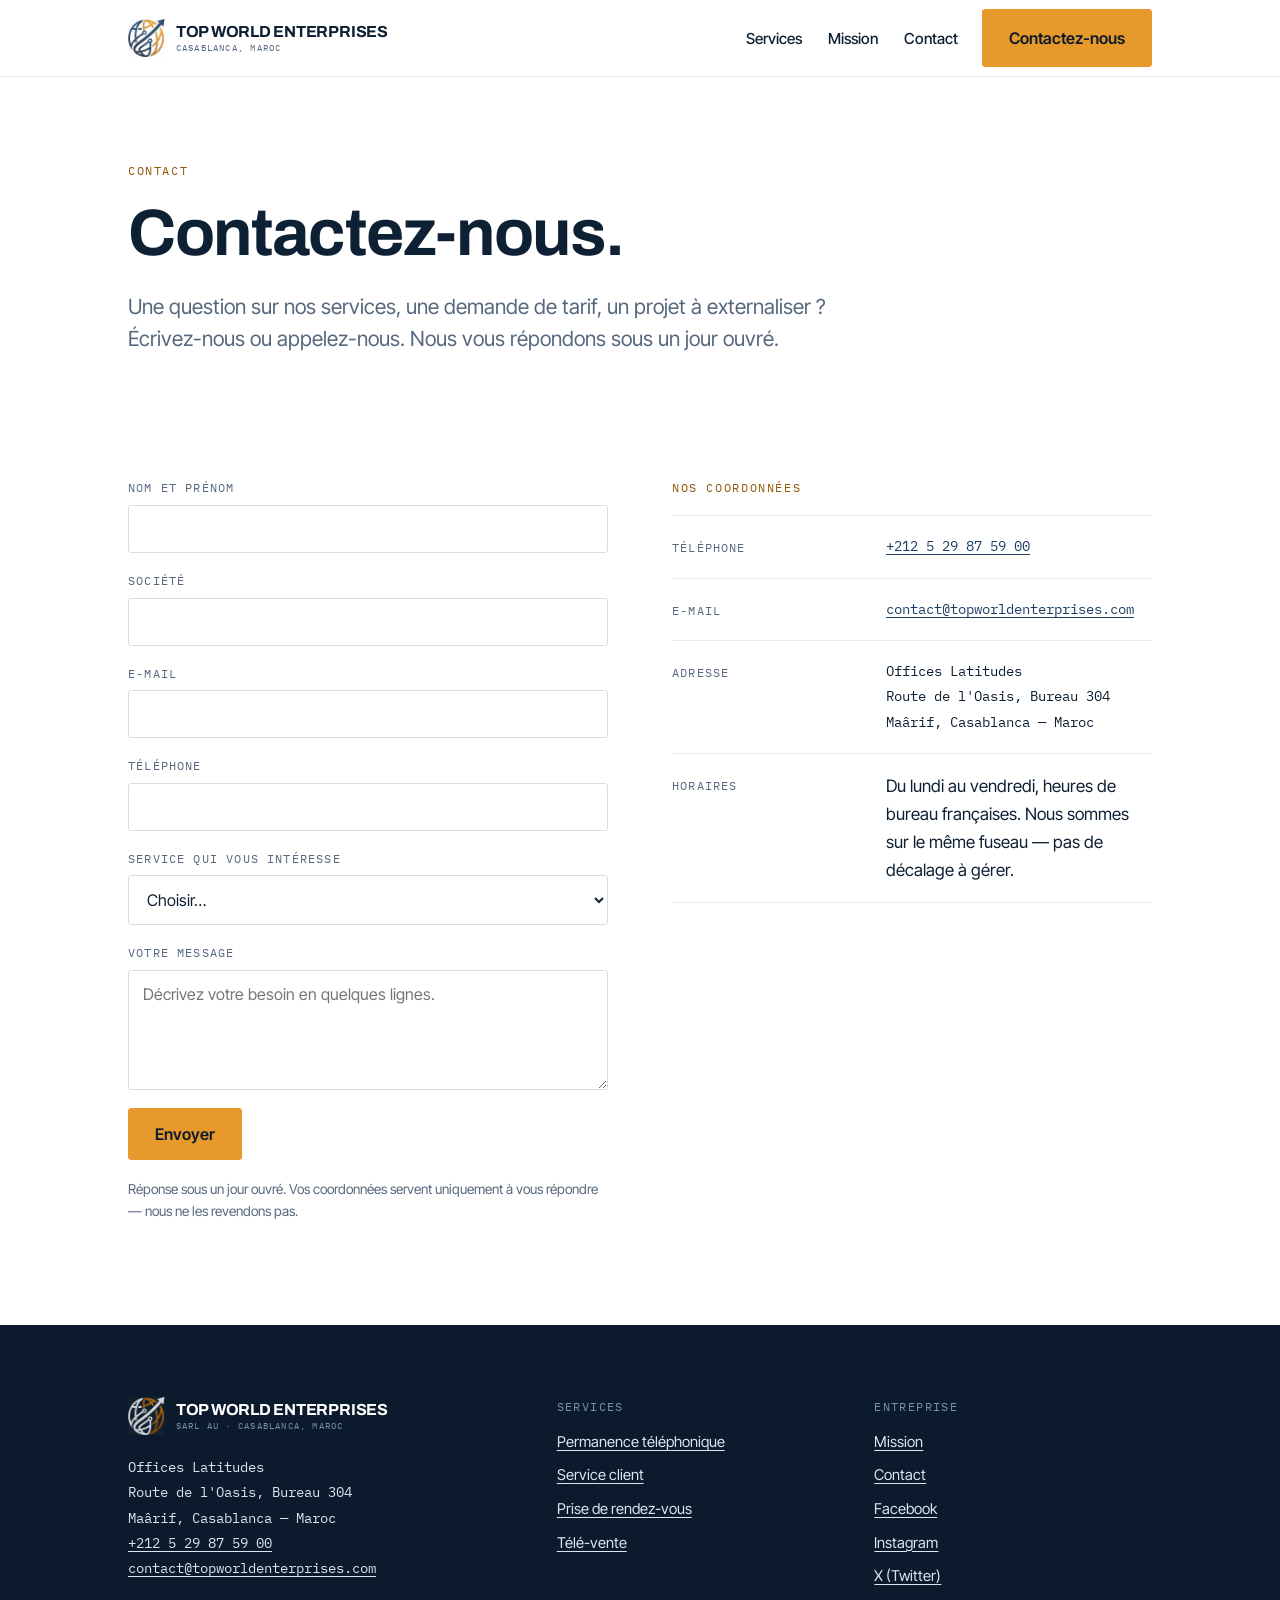
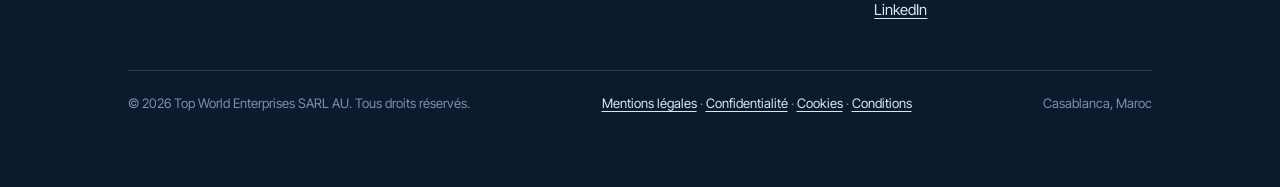
<file: contact/index.html>
<!DOCTYPE html>
<html lang="fr">
<head>
<meta charset="utf-8">
<meta name="viewport" content="width=device-width, initial-scale=1">
<title>Contactez-nous | Top World Enterprises</title>
<meta name="description" content="Contactez Top World Enterprises à Casablanca : +212 5 29 87 59 00, contact@topworldenterprises.com. Offices Latitudes, Route de l'Oasis, Bureau 304, Maârif, Casablanca.">
<link rel="canonical" href="https://topworldenterprises.com/contact/">
<link rel="alternate" hreflang="fr" href="https://topworldenterprises.com/contact/">

<meta property="og:type" content="website">
<meta property="og:locale" content="fr_FR">
<meta property="og:site_name" content="Top World Enterprises">
<meta property="og:title" content="Contactez-nous — Top World Enterprises">
<meta property="og:description" content="Écrivez-nous ou appelez-nous. Réponse sous un jour ouvré.">
<meta property="og:url" content="https://topworldenterprises.com/contact/">
<meta property="og:image" content="https://topworldenterprises.com/assets/img/og-image.jpg">

<link rel="icon" href="/assets/img/favicon.ico" sizes="any">
<link rel="apple-touch-icon" href="/assets/img/apple-touch-icon.png">
<link rel="preconnect" href="https://fonts.googleapis.com">
<link rel="preconnect" href="https://fonts.gstatic.com" crossorigin>
<link href="https://fonts.googleapis.com/css2?family=Archivo:wght@600;700&family=Inter+Tight:wght@400;500;600&family=IBM+Plex+Mono:wght@400;500;600&display=swap" rel="stylesheet">
<link rel="stylesheet" href="/assets/css/site.css">
</head>
<body>
<a class="skip" href="#main">Aller au contenu</a>

<header class="nav">
  <div class="wrap nav__in">
    <a class="brand" href="/" aria-label="Top World Enterprises — accueil">
      <img class="brand__mark" src="/assets/img/mark.png" alt="" width="160" height="165">
      <span class="brand__text">
        <span class="brand__name">Top World Enterprises</span>
        <span class="brand__loc">Casablanca, Maroc</span>
      </span>
    </a>
    <nav aria-label="Principal">
      <ul class="nav__links">
        <li><a href="/services/">Services</a></li>
        <li><a href="/mission/">Mission</a></li>
        <li><a href="/contact/">Contact</a></li>
      </ul>
    </nav>
    <a class="btn btn--primary" href="/contact/">Contactez-nous</a>
  </div>
</header>

<main id="main">

  <section class="wrap hero" style="padding-bottom:0">
    <p class="eyebrow">Contact</p>
    <h1>Contactez-nous.</h1>
    <p class="lede">
      Une question sur nos services, une demande de tarif, un projet à
      externaliser&nbsp;? Écrivez-nous ou appelez-nous. Nous vous répondons sous un
      jour ouvré.
    </p>
  </section>

  <section class="band">
    <div class="wrap director">
      <div>
        <form class="form" action="https://api.web3forms.com/submit" method="POST">
          <!-- Clé d'accès Web3Forms. Publique par nature : elle ne fait que
               router les messages vers l'e-mail configuré sur web3forms.com.
               Gérer le destinataire / la clé : https://web3forms.com (compte
               orionsun83@gmail.com). -->
          <input type="hidden" name="access_key" value="f6658229-9b65-4654-88b4-ee73329dd031">
          <input type="hidden" name="subject" value="Nouveau message — topworldenterprises.com">
          <input type="hidden" name="from_name" value="Formulaire de contact — Top World Enterprises">
          <!-- Honeypot anti-spam Web3Forms : invisible pour l'humain, coché par les robots. -->
          <input type="checkbox" name="botcheck" tabindex="-1" autocomplete="off" aria-hidden="true" style="position:absolute;left:-9999px">

          <div class="field">
            <label for="nom">Nom et prénom</label>
            <input id="nom" name="nom" type="text" required autocomplete="name">
          </div>

          <div class="field">
            <label for="societe">Société</label>
            <input id="societe" name="societe" type="text" autocomplete="organization">
          </div>

          <div class="field">
            <label for="email">E-mail</label>
            <input id="email" name="email" type="email" required autocomplete="email">
          </div>

          <div class="field">
            <label for="tel">Téléphone</label>
            <input id="tel" name="telephone" type="tel" autocomplete="tel">
          </div>

          <div class="field">
            <label for="service">Service qui vous intéresse</label>
            <select id="service" name="service">
              <option value="">Choisir…</option>
              <option>Permanence téléphonique</option>
              <option>Télémarketing</option>
              <option>Service client</option>
              <option>Prise de rendez-vous</option>
              <option>Télé-vente</option>
              <option>Solution personnalisée</option>
            </select>
          </div>

          <div class="field">
            <label for="message">Votre message</label>
            <textarea id="message" name="message" placeholder="Décrivez votre besoin en quelques lignes."></textarea>
          </div>

          <div class="btn-row">
            <button class="btn btn--primary" type="submit">Envoyer</button>
          </div>
          <p class="form__status" role="status" aria-live="polite" hidden></p>
          <p class="hint">Réponse sous un jour ouvré. Vos coordonnées servent uniquement à vous répondre — nous ne les revendons pas.</p>
        </form>
      </div>

      <div>
        <p class="eyebrow">Nos coordonnées</p>
        <ul class="facts">
          <li>
            <span class="facts__k">Téléphone</span>
            <span class="foot__mono" style="color:var(--ink)"><a href="tel:+212529875900">+212 5 29 87 59 00</a></span>
          </li>
          <li>
            <span class="facts__k">E-mail</span>
            <span class="foot__mono" style="color:var(--ink)"><a href="mailto:contact@topworldenterprises.com">contact@topworldenterprises.com</a></span>
          </li>
          <li>
            <span class="facts__k">Adresse</span>
            <span class="foot__mono" style="color:var(--ink)">
              Offices Latitudes<br>
              Route de l'Oasis, Bureau 304<br>
              Maârif, Casablanca — Maroc
            </span>
          </li>
          <li>
            <span class="facts__k">Horaires</span>
            <span>Du lundi au vendredi, heures de bureau françaises. Nous sommes sur le même fuseau — pas de décalage à gérer.</span>
          </li>
        </ul>
      </div>
    </div>
  </section>

</main>

<footer class="foot">
  <div class="wrap">
    <div class="foot__grid">
      <div>
        <a class="brand brand--foot" href="/">
          <img class="brand__mark" src="/assets/img/mark-white.png" alt="" width="160" height="165">
          <span class="brand__text">
            <span class="brand__name">Top World Enterprises</span>
            <span class="brand__loc">SARL AU · Casablanca, Maroc</span>
          </span>
        </a>
        <address class="foot__mono">
          Offices Latitudes<br>
          Route de l'Oasis, Bureau 304<br>
          Maârif, Casablanca — Maroc<br>
          <a href="tel:+212529875900">+212 5 29 87 59 00</a><br>
          <a href="mailto:contact@topworldenterprises.com">contact@topworldenterprises.com</a>
        </address>
      </div>
      <div>
        <h4>Services</h4>
        <ul>
          <li><a href="/services/">Permanence téléphonique</a></li>
          <li><a href="/services/">Service client</a></li>
          <li><a href="/services/">Prise de rendez-vous</a></li>
          <li><a href="/services/">Télé-vente</a></li>
        </ul>
      </div>
      <div>
        <h4>Entreprise</h4>
        <ul>
          <li><a href="/mission/">Mission</a></li>
          <li><a href="/contact/">Contact</a></li>
          <li><a href="https://www.facebook.com/TopWorldEnterprises/">Facebook</a></li>
          <li><a href="https://www.instagram.com/topworldenterprises">Instagram</a></li>
          <li><a href="https://www.x.com/topworldentrprz">X (Twitter)</a></li>
          <li><a href="https://www.linkedin.com/company/topworldenterprises">LinkedIn</a></li>
        </ul>
      </div>
    </div>
    <div class="foot__legal">
      <span>© 2026 Top World Enterprises SARL AU. Tous droits réservés.</span>
      <span><a href="/mentions-legales/">Mentions légales</a> · <a href="/confidentialite/">Confidentialité</a> · <a href="/cookies/">Cookies</a> · <a href="/conditions/">Conditions</a></span>
      <span>Casablanca, Maroc</span>
    </div>
  </div>
</footer>

<script src="/assets/js/site.js" defer></script>
</body>
</html>
</file>
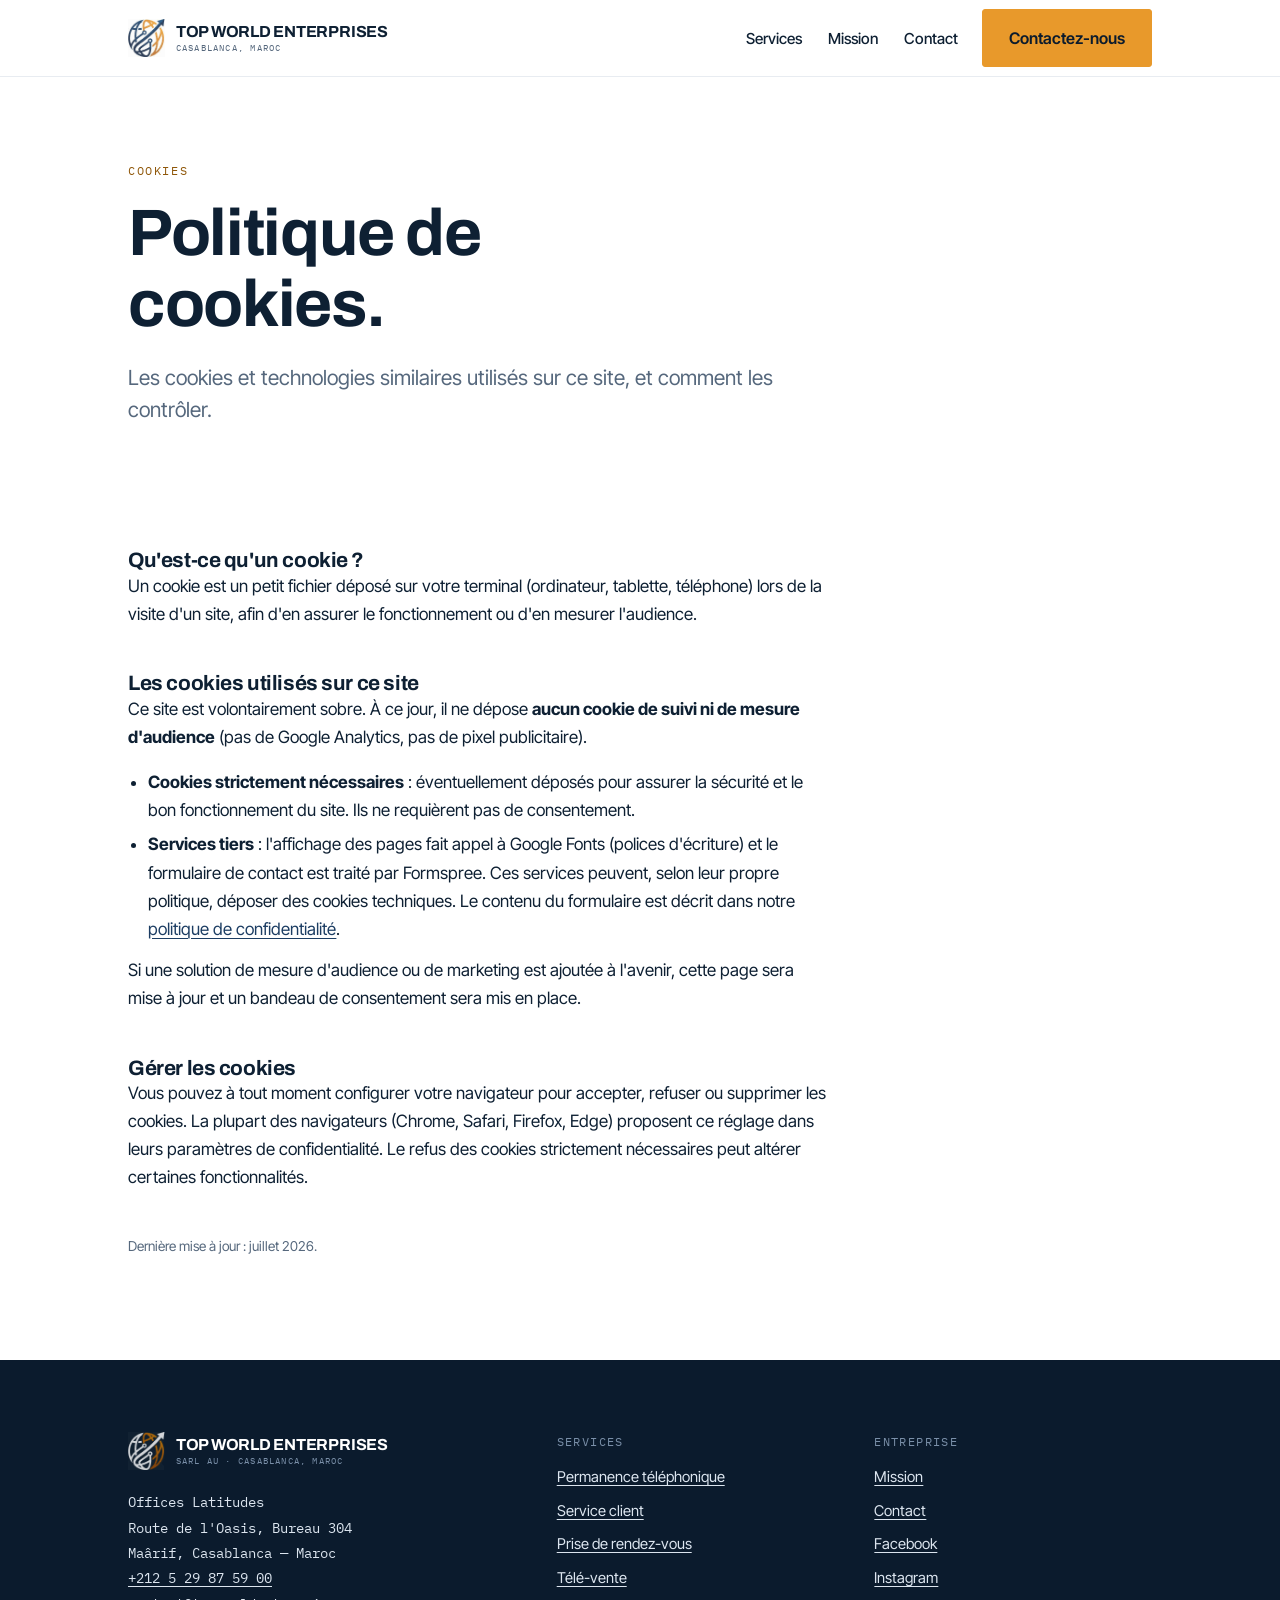
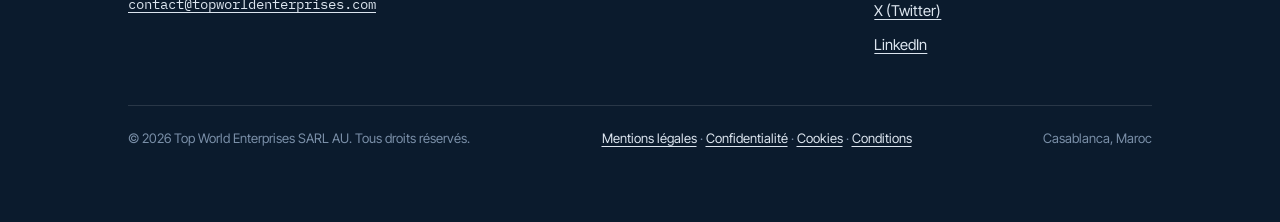
<file: cookies/index.html>
<!DOCTYPE html>
<html lang="fr">
<head>
<meta charset="utf-8">
<meta name="viewport" content="width=device-width, initial-scale=1">
<title>Politique de cookies | Top World Enterprises</title>
<meta name="description" content="Politique de cookies du site topworldenterprises.com : quels cookies sont utilisés et comment les gérer.">
<meta name="robots" content="index,follow">
<link rel="canonical" href="https://topworldenterprises.com/cookies/">
<link rel="icon" href="/assets/img/favicon.ico" sizes="any">
<link rel="apple-touch-icon" href="/assets/img/apple-touch-icon.png">
<link rel="preconnect" href="https://fonts.googleapis.com">
<link rel="preconnect" href="https://fonts.gstatic.com" crossorigin>
<link href="https://fonts.googleapis.com/css2?family=Archivo:wght@600;700&family=Inter+Tight:wght@400;500;600&family=IBM+Plex+Mono:wght@400;500;600&display=swap" rel="stylesheet">
<link rel="stylesheet" href="/assets/css/site.css">
</head>
<body>
<a class="skip" href="#main">Aller au contenu</a>

<header class="nav">
  <div class="wrap nav__in">
    <a class="brand" href="/" aria-label="Top World Enterprises — accueil">
      <img class="brand__mark" src="/assets/img/mark.png" alt="" width="160" height="165">
      <span class="brand__text">
        <span class="brand__name">Top World Enterprises</span>
        <span class="brand__loc">Casablanca, Maroc</span>
      </span>
    </a>
    <nav aria-label="Principal">
      <ul class="nav__links">
        <li><a href="/services/">Services</a></li>
        <li><a href="/mission/">Mission</a></li>
        <li><a href="/contact/">Contact</a></li>
      </ul>
    </nav>
    <a class="btn btn--primary" href="/contact/">Contactez-nous</a>
  </div>
</header>

<main id="main">

  <section class="wrap hero" style="padding-bottom:0">
    <p class="eyebrow">Cookies</p>
    <h1>Politique de cookies.</h1>
    <p class="lede">Les cookies et technologies similaires utilisés sur ce site, et comment les contrôler.</p>
  </section>

  <section class="band">
    <div class="wrap">
      <div style="max-width:70ch;display:grid;gap:1.6em">

        <div>
          <h2 style="font-size:1.3rem">Qu'est-ce qu'un cookie&nbsp;?</h2>
          <p>Un cookie est un petit fichier déposé sur votre terminal (ordinateur, tablette, téléphone) lors de la visite d'un site, afin d'en assurer le fonctionnement ou d'en mesurer l'audience.</p>
        </div>

        <div>
          <h2 style="font-size:1.3rem">Les cookies utilisés sur ce site</h2>
          <p>Ce site est volontairement sobre. À ce jour, il ne dépose <strong>aucun cookie de suivi ni de mesure d'audience</strong> (pas de Google Analytics, pas de pixel publicitaire).</p>
          <ul style="margin:0;padding-left:1.2em;display:grid;gap:.4em">
            <li><strong>Cookies strictement nécessaires</strong> : éventuellement déposés pour assurer la sécurité et le bon fonctionnement du site. Ils ne requièrent pas de consentement.</li>
            <li><strong>Services tiers</strong> : l'affichage des pages fait appel à Google Fonts (polices d'écriture) et le formulaire de contact est traité par Formspree. Ces services peuvent, selon leur propre politique, déposer des cookies techniques. Le contenu du formulaire est décrit dans notre <a href="/confidentialite/">politique de confidentialité</a>.</li>
          </ul>
          <p style="margin-top:.8em">Si une solution de mesure d'audience ou de marketing est ajoutée à l'avenir, cette page sera mise à jour et un bandeau de consentement sera mis en place.</p>
        </div>

        <div>
          <h2 style="font-size:1.3rem">Gérer les cookies</h2>
          <p>Vous pouvez à tout moment configurer votre navigateur pour accepter, refuser ou supprimer les cookies. La plupart des navigateurs (Chrome, Safari, Firefox, Edge) proposent ce réglage dans leurs paramètres de confidentialité. Le refus des cookies strictement nécessaires peut altérer certaines fonctionnalités.</p>
        </div>

        <p class="hint">Dernière mise à jour : juillet 2026.</p>
      </div>
    </div>
  </section>

</main>

<footer class="foot">
  <div class="wrap">
    <div class="foot__grid">
      <div>
        <a class="brand brand--foot" href="/">
          <img class="brand__mark" src="/assets/img/mark-white.png" alt="" width="160" height="165">
          <span class="brand__text">
            <span class="brand__name">Top World Enterprises</span>
            <span class="brand__loc">SARL AU · Casablanca, Maroc</span>
          </span>
        </a>
        <address class="foot__mono">
          Offices Latitudes<br>
          Route de l'Oasis, Bureau 304<br>
          Maârif, Casablanca — Maroc<br>
          <a href="tel:+212529875900">+212 5 29 87 59 00</a><br>
          <a href="mailto:contact@topworldenterprises.com">contact@topworldenterprises.com</a>
        </address>
      </div>
      <div>
        <h4>Services</h4>
        <ul>
          <li><a href="/services/">Permanence téléphonique</a></li>
          <li><a href="/services/">Service client</a></li>
          <li><a href="/services/">Prise de rendez-vous</a></li>
          <li><a href="/services/">Télé-vente</a></li>
        </ul>
      </div>
      <div>
        <h4>Entreprise</h4>
        <ul>
          <li><a href="/mission/">Mission</a></li>
          <li><a href="/contact/">Contact</a></li>
          <li><a href="https://www.facebook.com/TopWorldEnterprises/">Facebook</a></li>
          <li><a href="https://www.instagram.com/topworldenterprises">Instagram</a></li>
          <li><a href="https://www.x.com/topworldentrprz">X (Twitter)</a></li>
          <li><a href="https://www.linkedin.com/company/topworldenterprises">LinkedIn</a></li>
        </ul>
      </div>
    </div>
    <div class="foot__legal">
      <span>© 2026 Top World Enterprises SARL AU. Tous droits réservés.</span>
      <span><a href="/mentions-legales/">Mentions légales</a> · <a href="/confidentialite/">Confidentialité</a> · <a href="/cookies/">Cookies</a> · <a href="/conditions/">Conditions</a></span>
      <span>Casablanca, Maroc</span>
    </div>
  </div>
</footer>

<script src="/assets/js/site.js" defer></script>
</body>
</html>
</file>
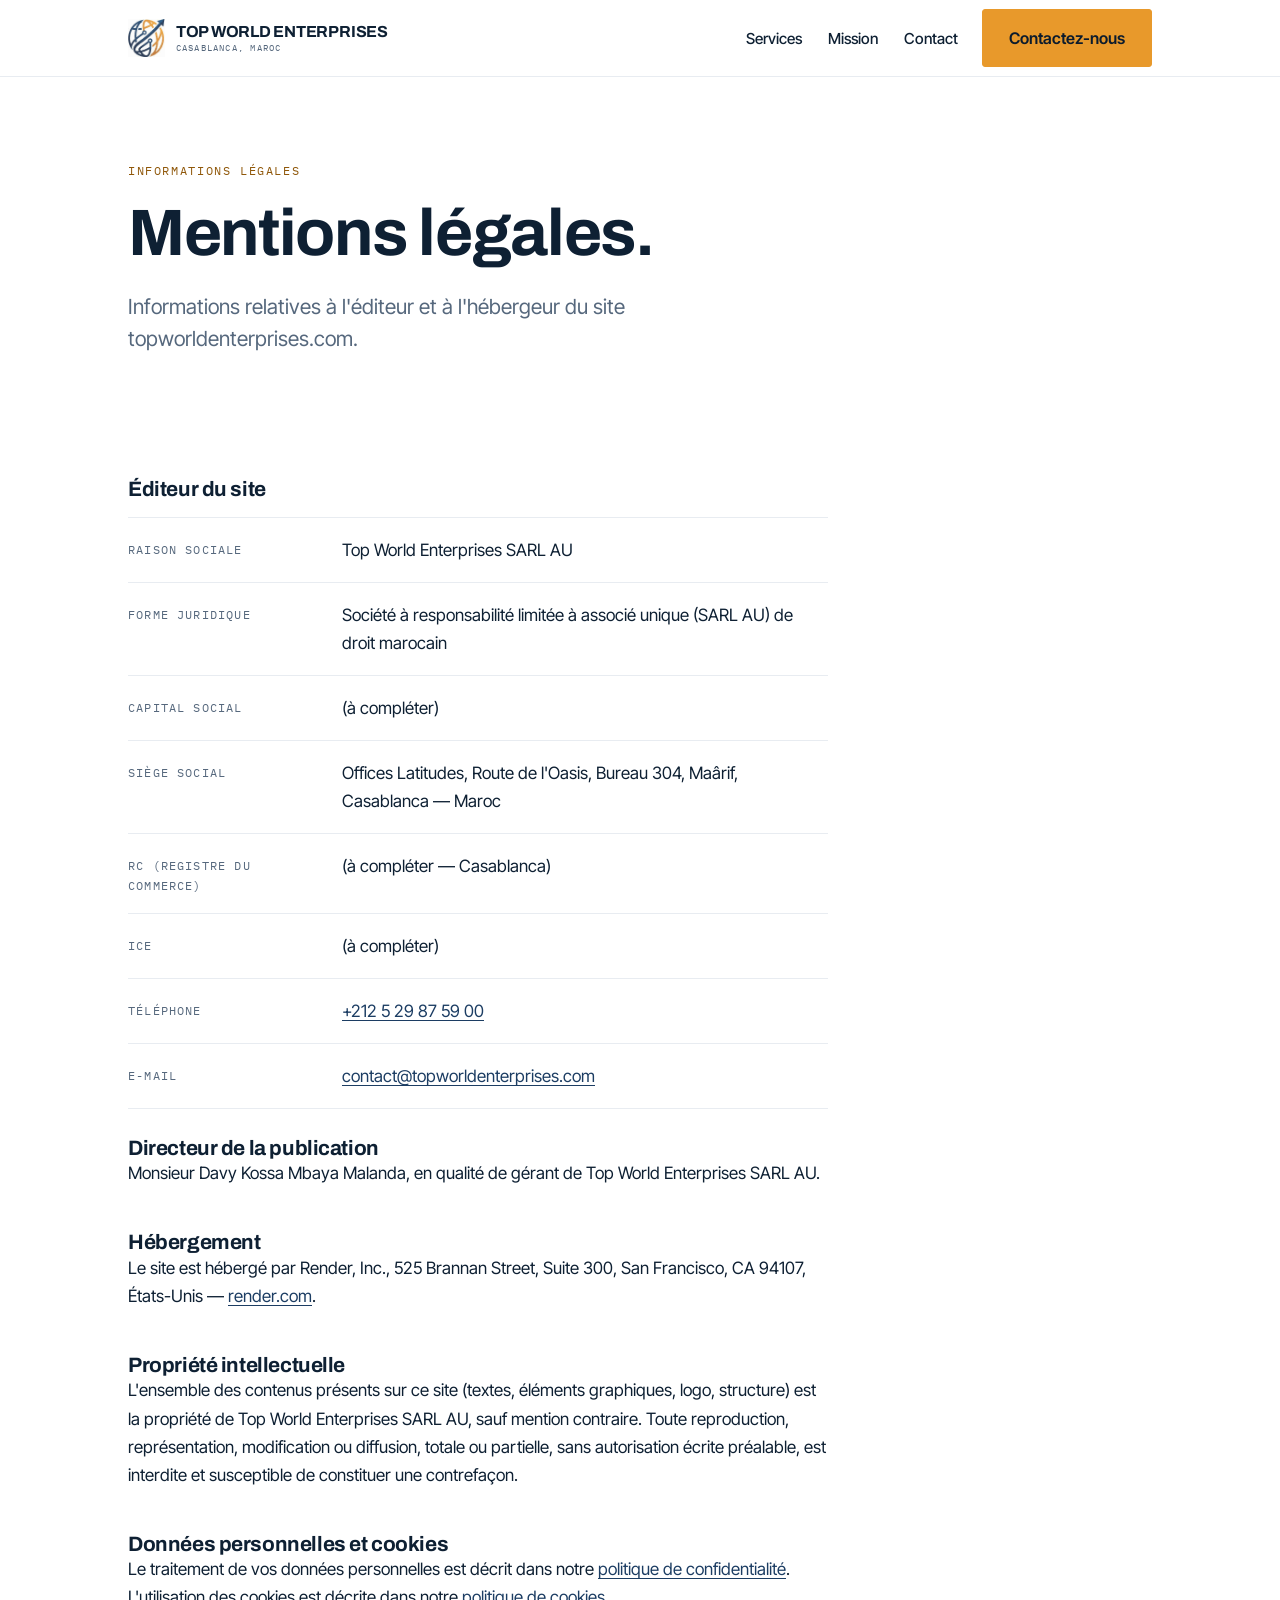
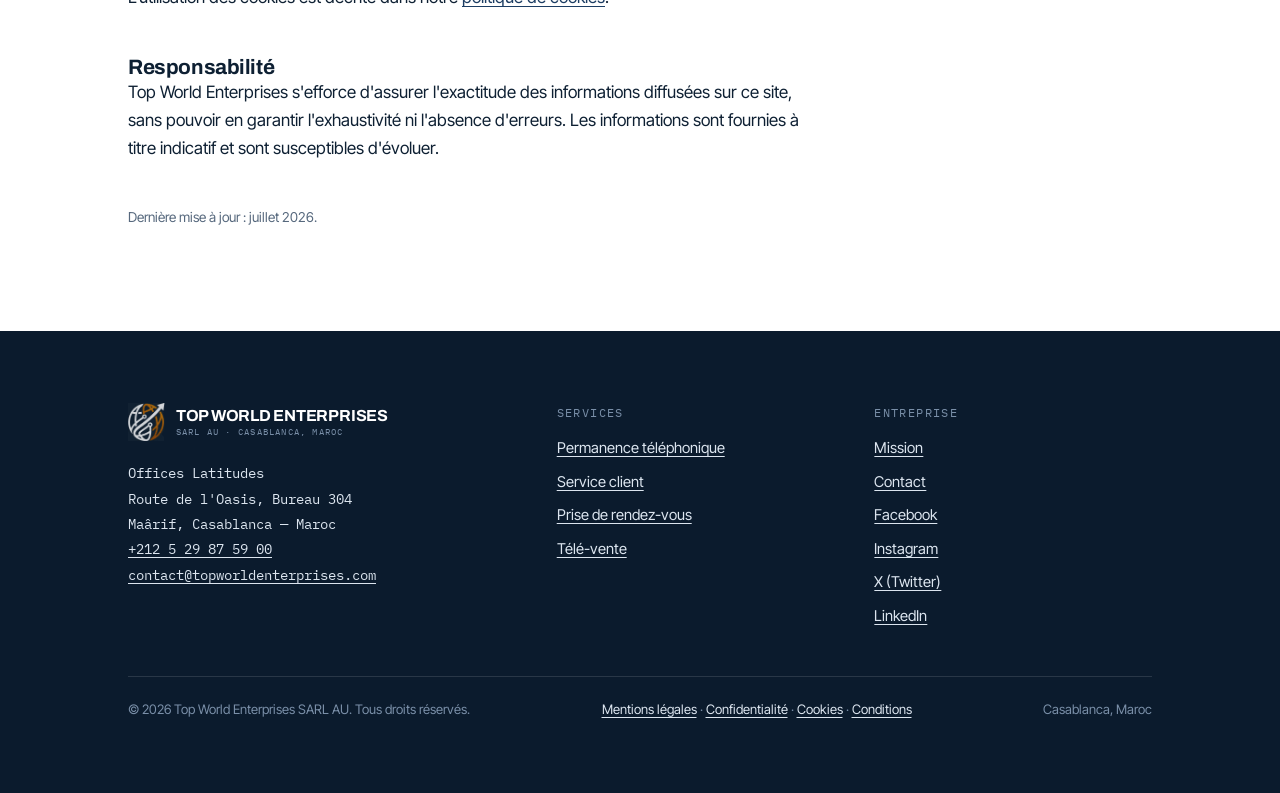
<file: mentions-legales/index.html>
<!DOCTYPE html>
<html lang="fr">
<head>
<meta charset="utf-8">
<meta name="viewport" content="width=device-width, initial-scale=1">
<title>Mentions légales | Top World Enterprises</title>
<meta name="description" content="Mentions légales du site topworldenterprises.com — éditeur, directeur de la publication, hébergement et propriété intellectuelle.">
<meta name="robots" content="index,follow">
<link rel="canonical" href="https://topworldenterprises.com/mentions-legales/">
<link rel="icon" href="/assets/img/favicon.ico" sizes="any">
<link rel="apple-touch-icon" href="/assets/img/apple-touch-icon.png">
<link rel="preconnect" href="https://fonts.googleapis.com">
<link rel="preconnect" href="https://fonts.gstatic.com" crossorigin>
<link href="https://fonts.googleapis.com/css2?family=Archivo:wght@600;700&family=Inter+Tight:wght@400;500;600&family=IBM+Plex+Mono:wght@400;500;600&display=swap" rel="stylesheet">
<link rel="stylesheet" href="/assets/css/site.css">
</head>
<body>
<a class="skip" href="#main">Aller au contenu</a>

<header class="nav">
  <div class="wrap nav__in">
    <a class="brand" href="/" aria-label="Top World Enterprises — accueil">
      <img class="brand__mark" src="/assets/img/mark.png" alt="" width="160" height="165">
      <span class="brand__text">
        <span class="brand__name">Top World Enterprises</span>
        <span class="brand__loc">Casablanca, Maroc</span>
      </span>
    </a>
    <nav aria-label="Principal">
      <ul class="nav__links">
        <li><a href="/services/">Services</a></li>
        <li><a href="/mission/">Mission</a></li>
        <li><a href="/contact/">Contact</a></li>
      </ul>
    </nav>
    <a class="btn btn--primary" href="/contact/">Contactez-nous</a>
  </div>
</header>

<main id="main">

  <section class="wrap hero" style="padding-bottom:0">
    <p class="eyebrow">Informations légales</p>
    <h1>Mentions légales.</h1>
    <p class="lede">Informations relatives à l'éditeur et à l'hébergeur du site topworldenterprises.com.</p>
  </section>

  <section class="band">
    <div class="wrap">
      <div style="max-width:70ch;display:grid;gap:1.6em">

        <div>
          <h2 style="font-size:1.3rem">Éditeur du site</h2>
          <ul class="facts" style="margin-top:16px">
            <li><span class="facts__k">Raison sociale</span><span>Top World Enterprises SARL AU</span></li>
            <li><span class="facts__k">Forme juridique</span><span>Société à responsabilité limitée à associé unique (SARL AU) de droit marocain</span></li>
            <li><span class="facts__k">Capital social</span><span>(à compléter)</span></li>
            <li><span class="facts__k">Siège social</span><span>Offices Latitudes, Route de l'Oasis, Bureau 304, Maârif, Casablanca — Maroc</span></li>
            <li><span class="facts__k">RC (Registre du Commerce)</span><span>(à compléter — Casablanca)</span></li>
            <li><span class="facts__k">ICE</span><span>(à compléter)</span></li>
            <li><span class="facts__k">Téléphone</span><span><a href="tel:+212529875900">+212 5 29 87 59 00</a></span></li>
            <li><span class="facts__k">E-mail</span><span><a href="mailto:contact@topworldenterprises.com">contact@topworldenterprises.com</a></span></li>
          </ul>
        </div>

        <div>
          <h2 style="font-size:1.3rem">Directeur de la publication</h2>
          <p>Monsieur Davy Kossa Mbaya Malanda, en qualité de gérant de Top World Enterprises SARL AU.</p>
        </div>

        <div>
          <h2 style="font-size:1.3rem">Hébergement</h2>
          <p>Le site est hébergé par Render, Inc., 525 Brannan Street, Suite 300, San Francisco, CA 94107, États-Unis — <a href="https://render.com">render.com</a>.</p>
        </div>

        <div>
          <h2 style="font-size:1.3rem">Propriété intellectuelle</h2>
          <p>L'ensemble des contenus présents sur ce site (textes, éléments graphiques, logo, structure) est la propriété de Top World Enterprises SARL AU, sauf mention contraire. Toute reproduction, représentation, modification ou diffusion, totale ou partielle, sans autorisation écrite préalable, est interdite et susceptible de constituer une contrefaçon.</p>
        </div>

        <div>
          <h2 style="font-size:1.3rem">Données personnelles et cookies</h2>
          <p>Le traitement de vos données personnelles est décrit dans notre <a href="/confidentialite/">politique de confidentialité</a>. L'utilisation des cookies est décrite dans notre <a href="/cookies/">politique de cookies</a>.</p>
        </div>

        <div>
          <h2 style="font-size:1.3rem">Responsabilité</h2>
          <p>Top World Enterprises s'efforce d'assurer l'exactitude des informations diffusées sur ce site, sans pouvoir en garantir l'exhaustivité ni l'absence d'erreurs. Les informations sont fournies à titre indicatif et sont susceptibles d'évoluer.</p>
        </div>

        <p class="hint">Dernière mise à jour : juillet 2026.</p>
      </div>
    </div>
  </section>

</main>

<footer class="foot">
  <div class="wrap">
    <div class="foot__grid">
      <div>
        <a class="brand brand--foot" href="/">
          <img class="brand__mark" src="/assets/img/mark-white.png" alt="" width="160" height="165">
          <span class="brand__text">
            <span class="brand__name">Top World Enterprises</span>
            <span class="brand__loc">SARL AU · Casablanca, Maroc</span>
          </span>
        </a>
        <address class="foot__mono">
          Offices Latitudes<br>
          Route de l'Oasis, Bureau 304<br>
          Maârif, Casablanca — Maroc<br>
          <a href="tel:+212529875900">+212 5 29 87 59 00</a><br>
          <a href="mailto:contact@topworldenterprises.com">contact@topworldenterprises.com</a>
        </address>
      </div>
      <div>
        <h4>Services</h4>
        <ul>
          <li><a href="/services/">Permanence téléphonique</a></li>
          <li><a href="/services/">Service client</a></li>
          <li><a href="/services/">Prise de rendez-vous</a></li>
          <li><a href="/services/">Télé-vente</a></li>
        </ul>
      </div>
      <div>
        <h4>Entreprise</h4>
        <ul>
          <li><a href="/mission/">Mission</a></li>
          <li><a href="/contact/">Contact</a></li>
          <li><a href="https://www.facebook.com/TopWorldEnterprises/">Facebook</a></li>
          <li><a href="https://www.instagram.com/topworldenterprises">Instagram</a></li>
          <li><a href="https://www.x.com/topworldentrprz">X (Twitter)</a></li>
          <li><a href="https://www.linkedin.com/company/topworldenterprises">LinkedIn</a></li>
        </ul>
      </div>
    </div>
    <div class="foot__legal">
      <span>© 2026 Top World Enterprises SARL AU. Tous droits réservés.</span>
      <span><a href="/mentions-legales/">Mentions légales</a> · <a href="/confidentialite/">Confidentialité</a> · <a href="/cookies/">Cookies</a> · <a href="/conditions/">Conditions</a></span>
      <span>Casablanca, Maroc</span>
    </div>
  </div>
</footer>

<script src="/assets/js/site.js" defer></script>
</body>
</html>
</file>
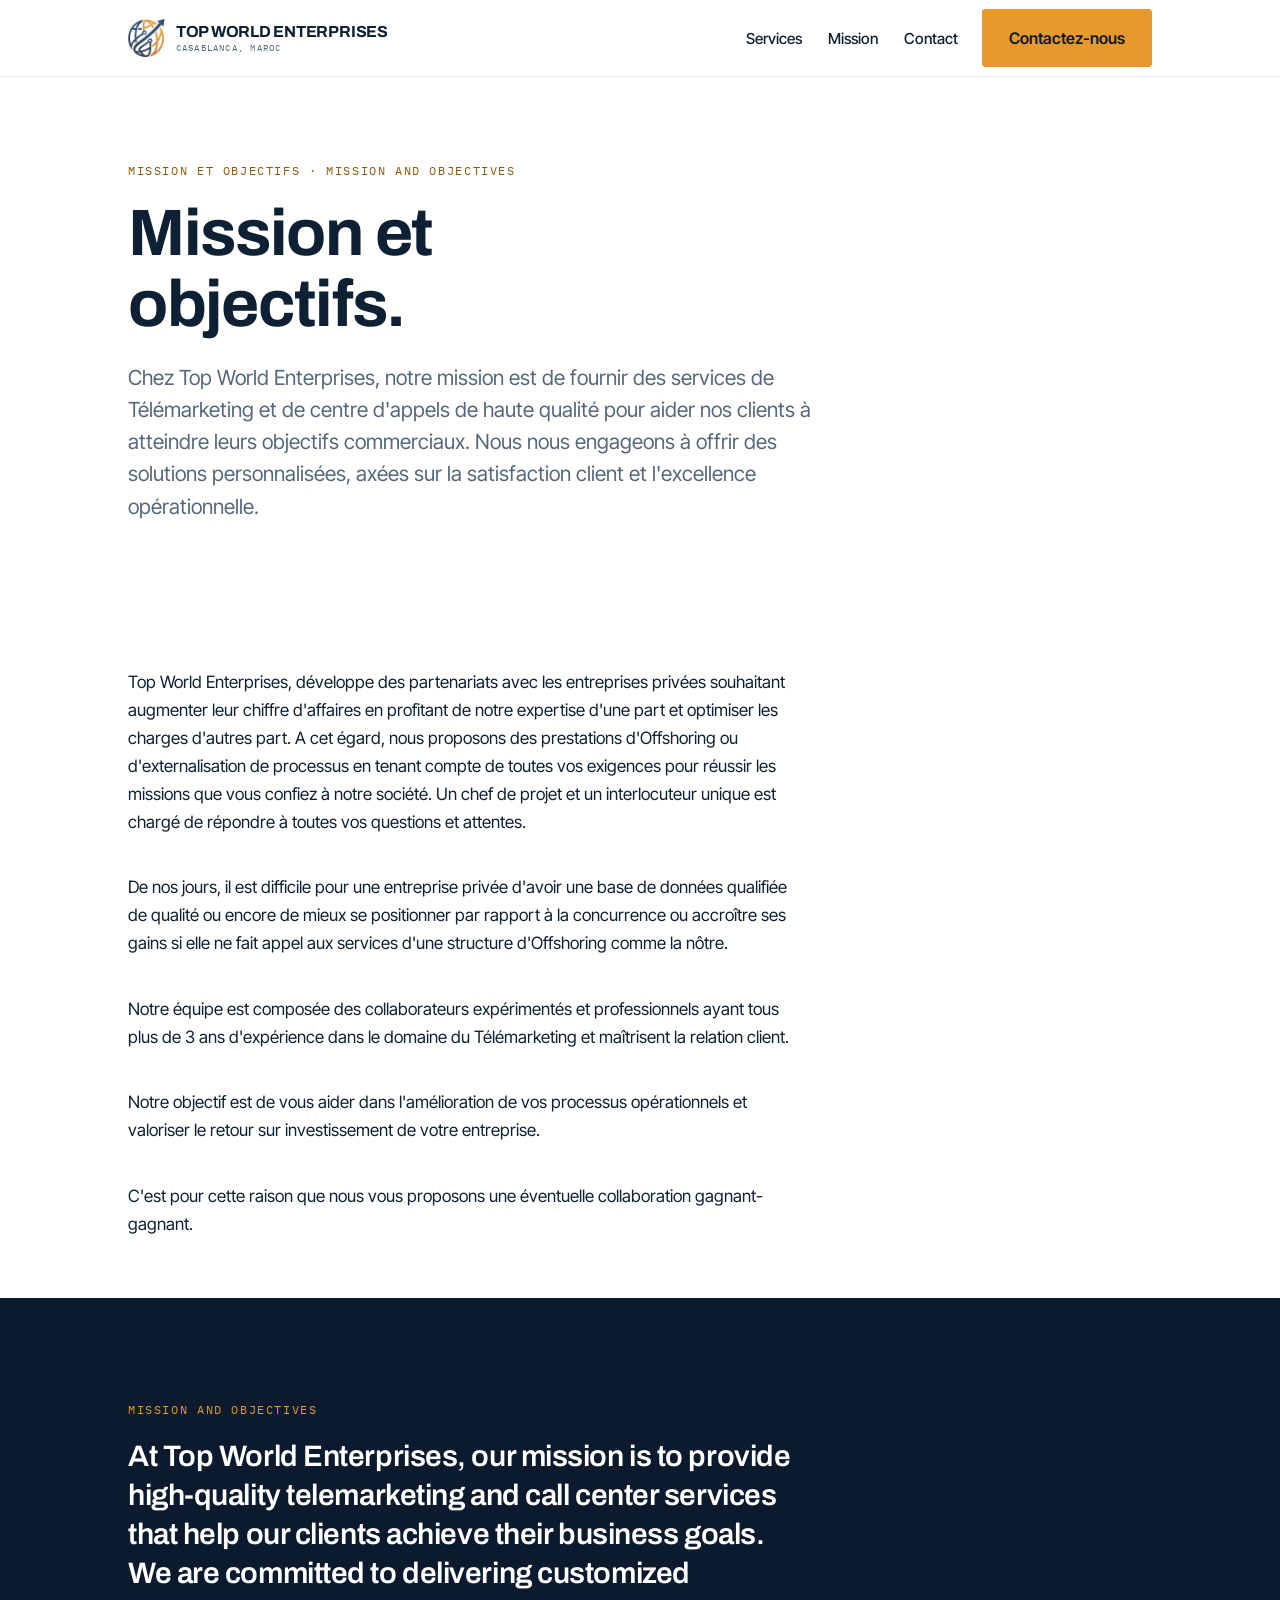
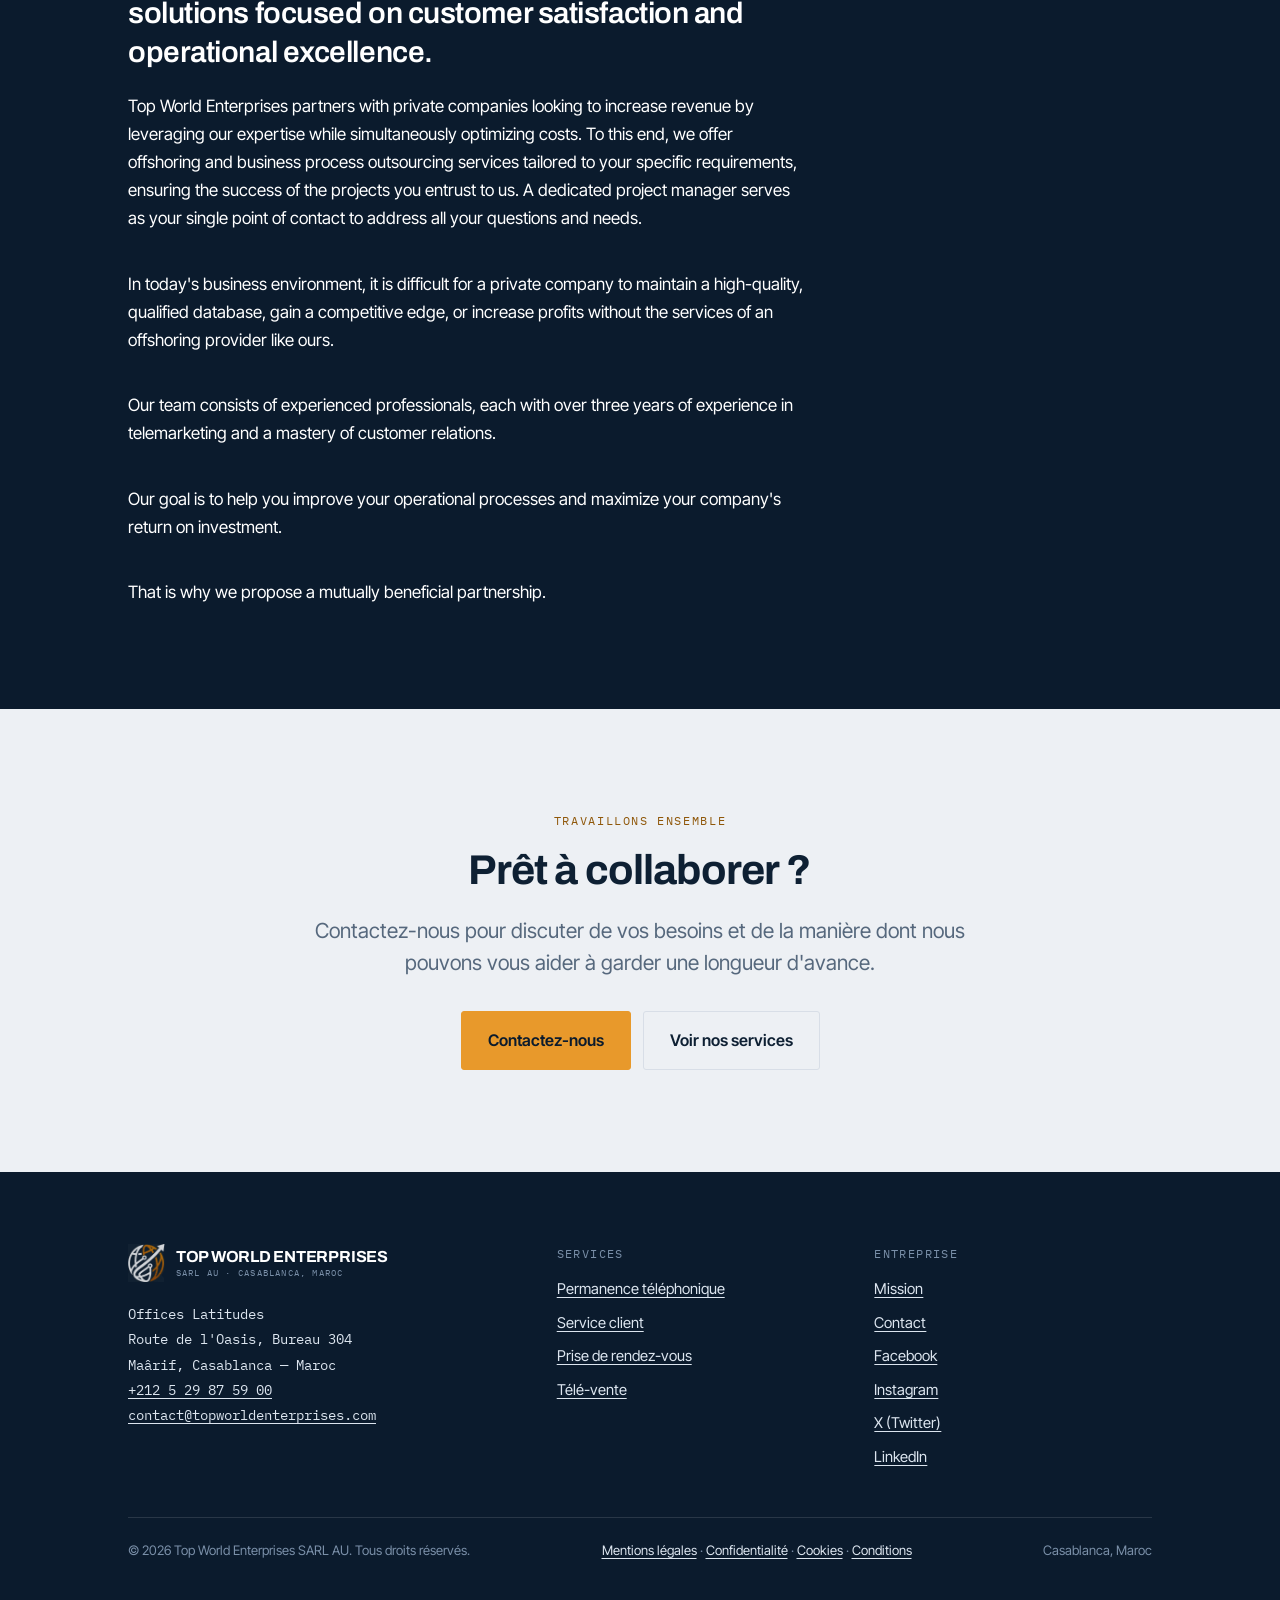
<file: mission/index.html>
<!DOCTYPE html>
<html lang="fr">
<head>
<meta charset="utf-8">
<meta name="viewport" content="width=device-width, initial-scale=1">
<title>Mission et objectifs | Top World Enterprises</title>
<meta name="description" content="La mission de Top World Enterprises : fournir des services de télémarketing et de centre d'appels de haute qualité pour aider nos clients à atteindre leurs objectifs commerciaux, grâce à l'offshoring et à l'externalisation de processus.">
<link rel="canonical" href="https://topworldenterprises.com/mission/">
<link rel="alternate" hreflang="fr" href="https://topworldenterprises.com/mission/">

<meta property="og:type" content="website">
<meta property="og:locale" content="fr_FR">
<meta property="og:site_name" content="Top World Enterprises">
<meta property="og:title" content="Mission et objectifs — Top World Enterprises">
<meta property="og:description" content="Fournir des services de télémarketing et de centre d'appels de haute qualité pour aider nos clients à atteindre leurs objectifs commerciaux.">
<meta property="og:url" content="https://topworldenterprises.com/mission/">
<meta property="og:image" content="https://topworldenterprises.com/assets/img/og-image.jpg">

<link rel="icon" href="/assets/img/favicon.ico" sizes="any">
<link rel="apple-touch-icon" href="/assets/img/apple-touch-icon.png">
<link rel="preconnect" href="https://fonts.googleapis.com">
<link rel="preconnect" href="https://fonts.gstatic.com" crossorigin>
<link href="https://fonts.googleapis.com/css2?family=Archivo:wght@600;700&family=Inter+Tight:wght@400;500;600&family=IBM+Plex+Mono:wght@400;500;600&display=swap" rel="stylesheet">
<link rel="stylesheet" href="/assets/css/site.css">
</head>
<body>
<a class="skip" href="#main">Aller au contenu</a>

<header class="nav">
  <div class="wrap nav__in">
    <a class="brand" href="/" aria-label="Top World Enterprises — accueil">
      <img class="brand__mark" src="/assets/img/mark.png" alt="" width="160" height="165">
      <span class="brand__text">
        <span class="brand__name">Top World Enterprises</span>
        <span class="brand__loc">Casablanca, Maroc</span>
      </span>
    </a>
    <nav aria-label="Principal">
      <ul class="nav__links">
        <li><a href="/services/">Services</a></li>
        <li><a href="/mission/">Mission</a></li>
        <li><a href="/contact/">Contact</a></li>
      </ul>
    </nav>
    <a class="btn btn--primary" href="/contact/">Contactez-nous</a>
  </div>
</header>

<main id="main">

  <section class="wrap hero">
    <p class="eyebrow">Mission et objectifs · Mission and Objectives</p>
    <h1>Mission et objectifs.</h1>
    <p class="lede">
      Chez Top World Enterprises, notre mission est de fournir des services de
      Télémarketing et de centre d'appels de haute qualité pour aider nos clients
      à atteindre leurs objectifs commerciaux. Nous nous engageons à offrir des
      solutions personnalisées, axées sur la satisfaction client et l'excellence
      opérationnelle.
    </p>
  </section>

  <section class="band band--tight">
    <div class="wrap">
      <div style="max-width:68ch;display:grid;gap:1.2em">
        <p>Top World Enterprises, développe des partenariats avec les entreprises privées souhaitant augmenter leur chiffre d'affaires en profitant de notre expertise d'une part et optimiser les charges d'autres part. A cet égard, nous proposons des prestations d'Offshoring ou d'externalisation de processus en tenant compte de toutes vos exigences pour réussir les missions que vous confiez à notre société. Un chef de projet et un interlocuteur unique est chargé de répondre à toutes vos questions et attentes.</p>
        <p>De nos jours, il est difficile pour une entreprise privée d'avoir une base de données qualifiée de qualité ou encore de mieux se positionner par rapport à la concurrence ou accroître ses gains si elle ne fait appel aux services d'une structure d'Offshoring comme la nôtre.</p>
        <p>Notre équipe est composée des collaborateurs expérimentés et professionnels ayant tous plus de 3 ans d'expérience dans le domaine du Télémarketing et maîtrisent la relation client.</p>
        <p>Notre objectif est de vous aider dans l'amélioration de vos processus opérationnels et valoriser le retour sur investissement de votre entreprise.</p>
        <p style="margin:0">C'est pour cette raison que nous vous proposons une éventuelle collaboration gagnant-gagnant.</p>
      </div>
    </div>
  </section>

  <section class="band band--navy">
    <div class="wrap">
      <p class="eyebrow eyebrow--pale">Mission and Objectives</p>
      <div style="max-width:68ch;display:grid;gap:1.2em">
        <p class="pull" style="margin:0">At Top World Enterprises, our mission is to provide high-quality telemarketing and call center services that help our clients achieve their business goals. We are committed to delivering customized solutions focused on customer satisfaction and operational excellence.</p>
        <p>Top World Enterprises partners with private companies looking to increase revenue by leveraging our expertise while simultaneously optimizing costs. To this end, we offer offshoring and business process outsourcing services tailored to your specific requirements, ensuring the success of the projects you entrust to us. A dedicated project manager serves as your single point of contact to address all your questions and needs.</p>
        <p>In today's business environment, it is difficult for a private company to maintain a high-quality, qualified database, gain a competitive edge, or increase profits without the services of an offshoring provider like ours.</p>
        <p>Our team consists of experienced professionals, each with over three years of experience in telemarketing and a mastery of customer relations.</p>
        <p>Our goal is to help you improve your operational processes and maximize your company's return on investment.</p>
        <p style="margin:0">That is why we propose a mutually beneficial partnership.</p>
      </div>
    </div>
  </section>

  <section class="band band--mist">
    <div class="wrap" style="text-align:center">
      <p class="eyebrow">Travaillons ensemble</p>
      <h2 style="max-width:24ch;margin-inline:auto">Prêt à collaborer&nbsp;?</h2>
      <p class="lede" style="margin:22px auto 0">
        Contactez-nous pour discuter de vos besoins et de la manière dont nous
        pouvons vous aider à garder une longueur d'avance.
      </p>
      <div class="btn-row" style="justify-content:center;margin-top:32px">
        <a class="btn btn--primary" href="/contact/">Contactez-nous</a>
        <a class="btn btn--ghost" href="/services/">Voir nos services</a>
      </div>
    </div>
  </section>

</main>

<footer class="foot">
  <div class="wrap">
    <div class="foot__grid">
      <div>
        <a class="brand brand--foot" href="/">
          <img class="brand__mark" src="/assets/img/mark-white.png" alt="" width="160" height="165">
          <span class="brand__text">
            <span class="brand__name">Top World Enterprises</span>
            <span class="brand__loc">SARL AU · Casablanca, Maroc</span>
          </span>
        </a>
        <address class="foot__mono">
          Offices Latitudes<br>
          Route de l'Oasis, Bureau 304<br>
          Maârif, Casablanca — Maroc<br>
          <a href="tel:+212529875900">+212 5 29 87 59 00</a><br>
          <a href="mailto:contact@topworldenterprises.com">contact@topworldenterprises.com</a>
        </address>
      </div>
      <div>
        <h4>Services</h4>
        <ul>
          <li><a href="/services/">Permanence téléphonique</a></li>
          <li><a href="/services/">Service client</a></li>
          <li><a href="/services/">Prise de rendez-vous</a></li>
          <li><a href="/services/">Télé-vente</a></li>
        </ul>
      </div>
      <div>
        <h4>Entreprise</h4>
        <ul>
          <li><a href="/mission/">Mission</a></li>
          <li><a href="/contact/">Contact</a></li>
          <li><a href="https://www.facebook.com/TopWorldEnterprises/">Facebook</a></li>
          <li><a href="https://www.instagram.com/topworldenterprises">Instagram</a></li>
          <li><a href="https://www.x.com/topworldentrprz">X (Twitter)</a></li>
          <li><a href="https://www.linkedin.com/company/topworldenterprises">LinkedIn</a></li>
        </ul>
      </div>
    </div>
    <div class="foot__legal">
      <span>© 2026 Top World Enterprises SARL AU. Tous droits réservés.</span>
      <span><a href="/mentions-legales/">Mentions légales</a> · <a href="/confidentialite/">Confidentialité</a> · <a href="/cookies/">Cookies</a> · <a href="/conditions/">Conditions</a></span>
      <span>Casablanca, Maroc</span>
    </div>
  </div>
</footer>

<script src="/assets/js/site.js" defer></script>
</body>
</html>
</file>
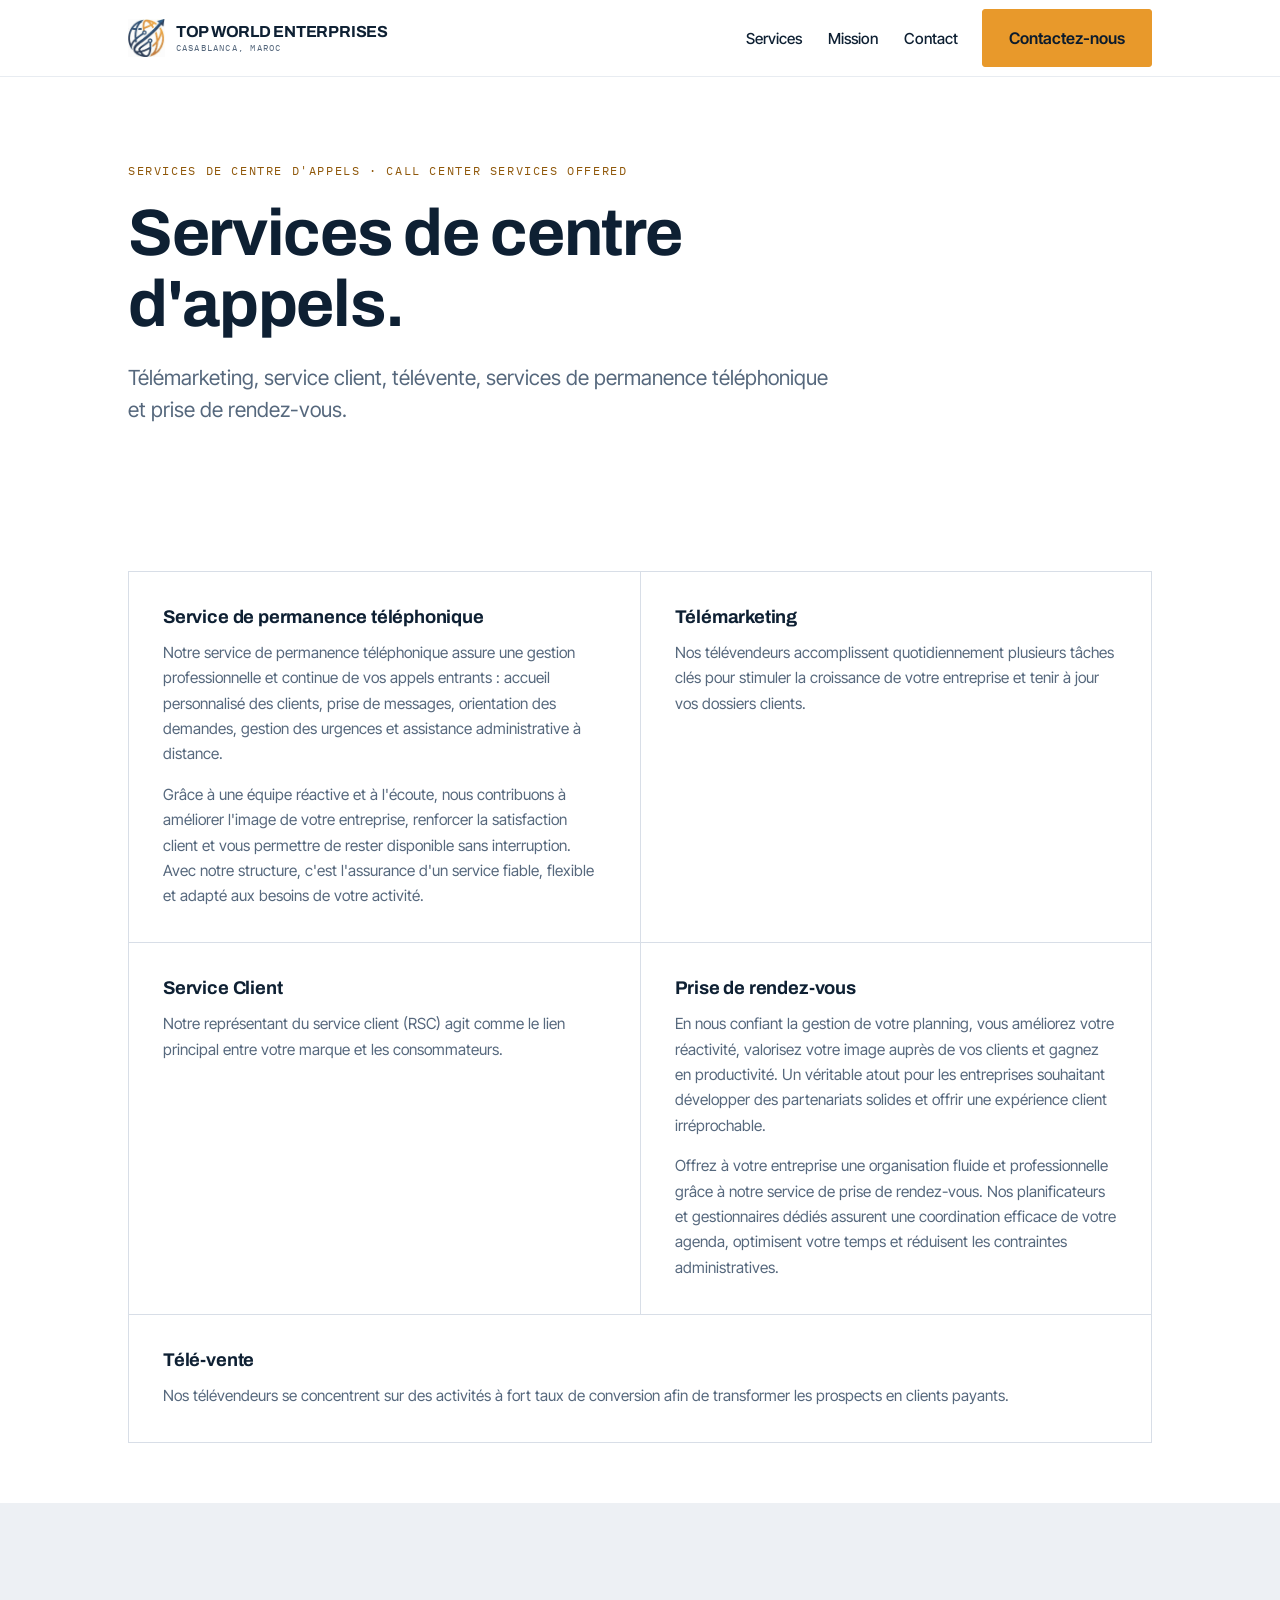
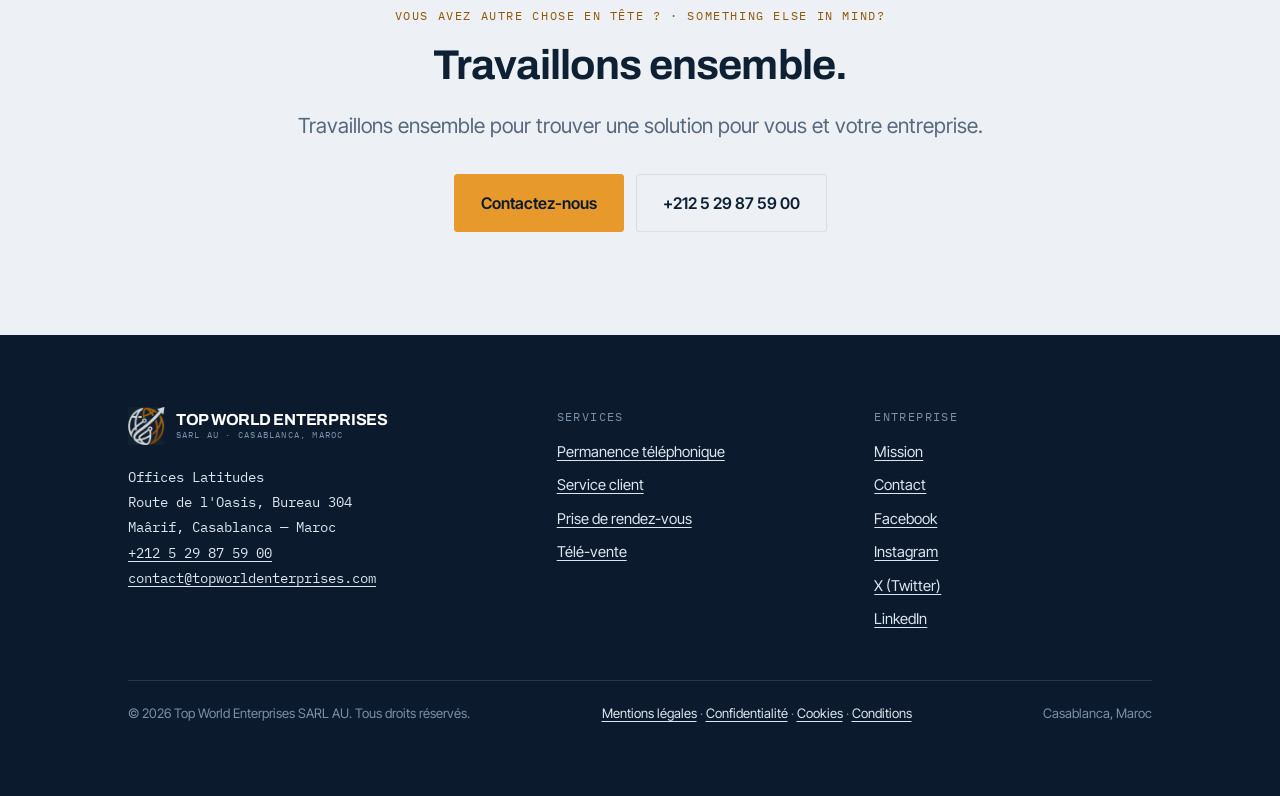
<file: services/index.html>
<!DOCTYPE html>
<html lang="fr">
<head>
<meta charset="utf-8">
<meta name="viewport" content="width=device-width, initial-scale=1">
<title>Services de centre d'appels | Top World Enterprises</title>
<meta name="description" content="Nos services de centre d'appels à Casablanca : permanence téléphonique, télémarketing, service client, prise de rendez-vous et télé-vente. Contactez-nous pour nos tarifs.">
<link rel="canonical" href="https://topworldenterprises.com/services/">
<link rel="alternate" hreflang="fr" href="https://topworldenterprises.com/services/">

<meta property="og:type" content="website">
<meta property="og:locale" content="fr_FR">
<meta property="og:site_name" content="Top World Enterprises">
<meta property="og:title" content="Services de centre d'appels — Top World Enterprises">
<meta property="og:description" content="Permanence téléphonique, télémarketing, service client, prise de rendez-vous et télé-vente, depuis Casablanca.">
<meta property="og:url" content="https://topworldenterprises.com/services/">
<meta property="og:image" content="https://topworldenterprises.com/assets/img/og-image.jpg">

<link rel="icon" href="/assets/img/favicon.ico" sizes="any">
<link rel="apple-touch-icon" href="/assets/img/apple-touch-icon.png">
<link rel="preconnect" href="https://fonts.googleapis.com">
<link rel="preconnect" href="https://fonts.gstatic.com" crossorigin>
<link href="https://fonts.googleapis.com/css2?family=Archivo:wght@600;700&family=Inter+Tight:wght@400;500;600&family=IBM+Plex+Mono:wght@400;500;600&display=swap" rel="stylesheet">
<link rel="stylesheet" href="/assets/css/site.css">
</head>
<body>
<a class="skip" href="#main">Aller au contenu</a>

<header class="nav">
  <div class="wrap nav__in">
    <a class="brand" href="/" aria-label="Top World Enterprises — accueil">
      <img class="brand__mark" src="/assets/img/mark.png" alt="" width="160" height="165">
      <span class="brand__text">
        <span class="brand__name">Top World Enterprises</span>
        <span class="brand__loc">Casablanca, Maroc</span>
      </span>
    </a>
    <nav aria-label="Principal">
      <ul class="nav__links">
        <li><a href="/services/">Services</a></li>
        <li><a href="/mission/">Mission</a></li>
        <li><a href="/contact/">Contact</a></li>
      </ul>
    </nav>
    <a class="btn btn--primary" href="/contact/">Contactez-nous</a>
  </div>
</header>

<main id="main">

  <section class="wrap hero">
    <p class="eyebrow">Services de centre d'appels · Call Center Services Offered</p>
    <h1>Services de centre d'appels.</h1>
    <p class="lede">
      Télémarketing, service client, télévente, services de permanence
      téléphonique et prise de rendez-vous.
    </p>
  </section>

  <section class="band band--tight">
    <div class="wrap">
      <div class="grid grid--2">
        <article class="card">
          <h3>Service de permanence téléphonique</h3>
          <p>Notre service de permanence téléphonique assure une gestion professionnelle et continue de vos appels entrants : accueil personnalisé des clients, prise de messages, orientation des demandes, gestion des urgences et assistance administrative à distance.</p>
          <p style="margin-top:1em">Grâce à une équipe réactive et à l'écoute, nous contribuons à améliorer l'image de votre entreprise, renforcer la satisfaction client et vous permettre de rester disponible sans interruption. Avec notre structure, c'est l'assurance d'un service fiable, flexible et adapté aux besoins de votre activité.</p>
        </article>
        <article class="card">
          <h3>Télémarketing</h3>
          <p>Nos télévendeurs accomplissent quotidiennement plusieurs tâches clés pour stimuler la croissance de votre entreprise et tenir à jour vos dossiers clients.</p>
        </article>
        <article class="card">
          <h3>Service Client</h3>
          <p>Notre représentant du service client (RSC) agit comme le lien principal entre votre marque et les consommateurs.</p>
        </article>
        <article class="card">
          <h3>Prise de rendez-vous</h3>
          <p>En nous confiant la gestion de votre planning, vous améliorez votre réactivité, valorisez votre image auprès de vos clients et gagnez en productivité. Un véritable atout pour les entreprises souhaitant développer des partenariats solides et offrir une expérience client irréprochable.</p>
          <p style="margin-top:1em">Offrez à votre entreprise une organisation fluide et professionnelle grâce à notre service de prise de rendez-vous. Nos planificateurs et gestionnaires dédiés assurent une coordination efficace de votre agenda, optimisent votre temps et réduisent les contraintes administratives.</p>
        </article>
        <article class="card" style="grid-column:1/-1">
          <h3>Télé-vente</h3>
          <p>Nos télévendeurs se concentrent sur des activités à fort taux de conversion afin de transformer les prospects en clients payants.</p>
        </article>
      </div>
    </div>
  </section>

  <section class="band band--mist">
    <div class="wrap" style="text-align:center">
      <p class="eyebrow">Vous avez autre chose en tête ? · Something Else In Mind?</p>
      <h2 style="max-width:24ch;margin-inline:auto">Travaillons ensemble.</h2>
      <p class="lede" style="margin:22px auto 0">
        Travaillons ensemble pour trouver une solution pour vous et votre
        entreprise.
      </p>
      <div class="btn-row" style="justify-content:center;margin-top:32px">
        <a class="btn btn--primary" href="/contact/">Contactez-nous</a>
        <a class="btn btn--ghost" href="tel:+212529875900">+212 5 29 87 59 00</a>
      </div>
    </div>
  </section>

</main>

<footer class="foot">
  <div class="wrap">
    <div class="foot__grid">
      <div>
        <a class="brand brand--foot" href="/">
          <img class="brand__mark" src="/assets/img/mark-white.png" alt="" width="160" height="165">
          <span class="brand__text">
            <span class="brand__name">Top World Enterprises</span>
            <span class="brand__loc">SARL AU · Casablanca, Maroc</span>
          </span>
        </a>
        <address class="foot__mono">
          Offices Latitudes<br>
          Route de l'Oasis, Bureau 304<br>
          Maârif, Casablanca — Maroc<br>
          <a href="tel:+212529875900">+212 5 29 87 59 00</a><br>
          <a href="mailto:contact@topworldenterprises.com">contact@topworldenterprises.com</a>
        </address>
      </div>
      <div>
        <h4>Services</h4>
        <ul>
          <li><a href="/services/">Permanence téléphonique</a></li>
          <li><a href="/services/">Service client</a></li>
          <li><a href="/services/">Prise de rendez-vous</a></li>
          <li><a href="/services/">Télé-vente</a></li>
        </ul>
      </div>
      <div>
        <h4>Entreprise</h4>
        <ul>
          <li><a href="/mission/">Mission</a></li>
          <li><a href="/contact/">Contact</a></li>
          <li><a href="https://www.facebook.com/TopWorldEnterprises/">Facebook</a></li>
          <li><a href="https://www.instagram.com/topworldenterprises">Instagram</a></li>
          <li><a href="https://www.x.com/topworldentrprz">X (Twitter)</a></li>
          <li><a href="https://www.linkedin.com/company/topworldenterprises">LinkedIn</a></li>
        </ul>
      </div>
    </div>
    <div class="foot__legal">
      <span>© 2026 Top World Enterprises SARL AU. Tous droits réservés.</span>
      <span><a href="/mentions-legales/">Mentions légales</a> · <a href="/confidentialite/">Confidentialité</a> · <a href="/cookies/">Cookies</a> · <a href="/conditions/">Conditions</a></span>
      <span>Casablanca, Maroc</span>
    </div>
  </div>
</footer>

<script src="/assets/js/site.js" defer></script>
</body>
</html>
</file>
<file: assets/css/site.css>
/* Top World Enterprises — design tokens */
:root {
  --ink: #0E2033;
  --navy: #1C3D63;
  --navy-deep: #0B1B2D;
  --amber: #E8992B;
  --amber-deep: #8F5709;
  --amber-wash: #FDF3E2;
  --paper: #FFFFFF;
  --mist: #EDF0F4;
  --line: #D8DEE7;
  --line-soft: #E8ECF1;
  --muted: #56687D;
  --display: "Archivo", system-ui, sans-serif;
  --body: "Inter Tight", system-ui, sans-serif;
  --mono: "IBM Plex Mono", ui-monospace, monospace;
  --wrap: 1120px;
  --pad: clamp(20px, 5vw, 48px);
}

*, *::before, *::after { box-sizing: border-box; }

html { scroll-behavior: smooth; -webkit-text-size-adjust: 100%; }
@media (prefers-reduced-motion: reduce) {
  html { scroll-behavior: auto; }
  *, *::before, *::after { animation-duration: .01ms !important; transition-duration: .01ms !important; }
}

body {
  margin: 0;
  background: var(--paper);
  color: var(--ink);
  font-family: var(--body);
  font-size: 17px;
  line-height: 1.65;
  -webkit-font-smoothing: antialiased;
}

img { max-width: 100%; display: block; }

a { color: var(--navy); text-decoration-thickness: 1px; text-underline-offset: 3px; }

:focus-visible {
  outline: 2px solid var(--amber);
  outline-offset: 3px;
  border-radius: 2px;
}

.wrap { max-width: var(--wrap); margin-inline: auto; padding-inline: var(--pad); }

.skip {
  position: absolute; left: -9999px; top: 0; z-index: 100;
  background: var(--ink); color: #fff; padding: 12px 18px;
}
.skip:focus { left: 8px; top: 8px; }

/* ---------- type ---------- */
h1, h2, h3 { font-family: var(--display); font-weight: 700; letter-spacing: -.02em; line-height: 1.08; margin: 0; }
h1 { font-size: clamp(2.4rem, 6vw, 4.1rem); }
h2 { font-size: clamp(1.75rem, 3.4vw, 2.6rem); }
h3 { font-size: 1.15rem; letter-spacing: -.01em; line-height: 1.3; }
p { margin: 0 0 1em; }
.lede { font-size: clamp(1.05rem, 1.9vw, 1.3rem); color: var(--muted); line-height: 1.55; max-width: 60ch; }

.eyebrow {
  font-family: var(--mono);
  font-size: .72rem;
  letter-spacing: .14em;
  text-transform: uppercase;
  color: var(--amber-deep);
  margin: 0 0 18px;
}
.eyebrow--pale { color: var(--amber); }

/* ---------- buttons ---------- */
.btn {
  display: inline-flex; align-items: center; gap: 10px;
  font-family: var(--body); font-size: 1rem; font-weight: 600;
  padding: 15px 26px; border-radius: 3px; border: 1.5px solid transparent;
  text-decoration: none; cursor: pointer;
  transition: background .15s ease, color .15s ease, border-color .15s ease;
}
.btn--primary { background: var(--amber); color: var(--navy-deep); border-color: var(--amber); }
.btn--primary:hover { background: var(--amber-deep); border-color: var(--amber-deep); color: #fff; }
.btn--ghost { background: transparent; color: var(--ink); border-color: var(--line); }
.btn--ghost:hover { border-color: var(--ink); }
.btn--onnavy { background: transparent; color: #fff; border-color: rgba(255,255,255,.4); }
.btn--onnavy:hover { border-color: #fff; background: rgba(255,255,255,.08); }
.btn-row { display: flex; flex-wrap: wrap; gap: 12px; }

/* ---------- nav ---------- */
.nav {
  border-bottom: 1px solid var(--line-soft);
  position: sticky; top: 0; z-index: 50;
  background: rgba(255,255,255,.94);
  backdrop-filter: blur(8px);
}
.nav__in { display: flex; align-items: center; gap: 24px; min-height: 76px; }
.brand { display: flex; align-items: center; gap: 11px; text-decoration: none; margin-right: auto; }
.brand__mark { height: 38px; width: auto; flex: none; }
.brand__text { display: grid; gap: 2px; }
.brand__name {
  font-family: var(--display); font-weight: 700; font-size: 1rem;
  letter-spacing: -.015em; line-height: 1.05; color: var(--ink);
  text-transform: uppercase;
}
.brand__loc {
  font-family: var(--mono); font-size: .58rem; letter-spacing: .13em;
  text-transform: uppercase; color: var(--muted); line-height: 1;
}
.brand--foot { margin: 0 0 20px; }
.brand--foot .brand__name { color: #fff; }
.brand--foot .brand__loc { color: #7A8FA8; }
@media (max-width: 520px) {
  .brand__name { font-size: .82rem; }
  .brand__loc { display: none; }
  .brand__mark { height: 32px; }
}
.nav__links { display: flex; gap: 26px; list-style: none; margin: 0; padding: 0; }
.nav__links a { color: var(--ink); text-decoration: none; font-size: .95rem; font-weight: 500; }
.nav__links a:hover { color: var(--amber-deep); }
.nav__lang { font-family: var(--mono); font-size: .78rem; color: var(--muted); text-decoration: none; letter-spacing: .06em; }
@media (max-width: 860px) {
  .nav__links { display: none; }
  .nav__in { min-height: 64px; }
}

/* ---------- sections ---------- */
.band { padding-block: clamp(56px, 8vw, 104px); }
.band--mist { background: var(--mist); }
.band--navy { background: var(--navy-deep); color: #fff; }
.band--navy h2, .band--navy h3 { color: #fff; }
.band--navy .lede { color: #B9C6D6; }
.band--tight { padding-block: clamp(36px, 5vw, 60px); }

/* ---------- hero ---------- */
.hero { padding-top: clamp(48px, 7vw, 84px); padding-bottom: clamp(40px, 5vw, 64px); }
.hero h1 { max-width: 15ch; }
.hero h1 em { font-style: normal; color: var(--navy); }
.hero .lede { margin-top: 22px; }
.hero .btn-row { margin-top: 32px; }

/* ---------- signature: the shared clock ---------- */
.clock {
  margin-top: clamp(44px, 6vw, 68px);
  border: 1px solid var(--line);
  border-radius: 4px;
  background: var(--paper);
  overflow: hidden;
}
.clock__row {
  display: grid;
  grid-template-columns: 1fr auto;
  align-items: baseline;
  gap: 16px;
  padding: 20px clamp(18px, 3vw, 30px);
}
.clock__row + .clock__row { border-top: 1px solid var(--line-soft); }
.clock__city {
  font-family: var(--mono); font-size: .8rem; letter-spacing: .14em;
  text-transform: uppercase; color: var(--muted);
  display: flex; align-items: center; gap: 10px;
}
.clock__dot {
  width: 7px; height: 7px; border-radius: 50%;
  background: var(--amber); flex: none;
}
.clock__dot--live { animation: pulse 2.4s ease-in-out infinite; }
@keyframes pulse { 0%, 100% { opacity: 1; } 50% { opacity: .25; } }
.clock__time {
  font-family: var(--mono); font-weight: 500;
  font-size: clamp(1.6rem, 4vw, 2.3rem);
  letter-spacing: -.02em; color: var(--ink);
  font-variant-numeric: tabular-nums;
}
.clock__foot {
  background: var(--navy-deep); color: #C6D3E2;
  padding: 16px clamp(18px, 3vw, 30px);
  font-family: var(--mono); font-size: .78rem; letter-spacing: .05em;
  display: flex; flex-wrap: wrap; gap: 6px 18px; align-items: center;
}
.clock__foot b { color: #fff; font-weight: 500; }

/* ---------- alert band (loi) ---------- */
.alert { background: var(--amber-wash); border-block: 1px solid #F0DDBB; }
.alert__in { display: flex; flex-wrap: wrap; gap: 20px 32px; align-items: center; }
.alert__count {
  font-family: var(--mono); font-weight: 600;
  font-size: clamp(1.9rem, 4vw, 2.7rem); color: var(--amber-deep);
  line-height: 1; font-variant-numeric: tabular-nums; flex: none;
}
.alert__body { flex: 1 1 340px; }
.alert__body p { margin: 0; color: var(--ink); }
.alert__body p + p { margin-top: 4px; color: var(--muted); font-size: .92rem; }

/* ---------- cards ---------- */
.grid { display: grid; gap: 1px; background: var(--line); border: 1px solid var(--line); }
.grid--2 { grid-template-columns: repeat(2, 1fr); }
.grid--3 { grid-template-columns: repeat(3, 1fr); }
@media (max-width: 900px) { .grid--3 { grid-template-columns: repeat(2, 1fr); } }
@media (max-width: 620px) { .grid--2, .grid--3 { grid-template-columns: 1fr; } }

.card { background: var(--paper); padding: clamp(24px, 3vw, 34px); }
.card h3 { margin-bottom: 10px; }
.card p { margin: 0; color: var(--muted); font-size: .96rem; }
.card__tag {
  font-family: var(--mono); font-size: .68rem; letter-spacing: .12em;
  text-transform: uppercase; color: var(--amber-deep); display: block; margin-bottom: 14px;
}

/* ---------- fact list ---------- */
.facts { list-style: none; margin: 0; padding: 0; display: grid; gap: 0; }
.facts li {
  display: grid; grid-template-columns: 190px 1fr; gap: 24px;
  padding: 18px 0; border-top: 1px solid var(--line-soft);
}
.facts li:last-child { border-bottom: 1px solid var(--line-soft); }
.facts dt, .facts .facts__k {
  font-family: var(--mono); font-size: .74rem; letter-spacing: .1em;
  text-transform: uppercase; color: var(--muted); padding-top: 4px;
}
.band--navy .facts li { border-color: rgba(255,255,255,.14); }
.band--navy .facts__k { color: #8DA4BE; }
@media (max-width: 620px) { .facts li { grid-template-columns: 1fr; gap: 6px; } }

/* ---------- director ---------- */
.director { display: grid; grid-template-columns: 1fr 1fr; gap: clamp(32px, 5vw, 64px); align-items: start; }
@media (max-width: 860px) { .director { grid-template-columns: 1fr; } }
.pull {
  font-family: var(--display); font-weight: 600;
  font-size: clamp(1.3rem, 2.6vw, 1.85rem);
  line-height: 1.32; letter-spacing: -.015em; margin: 0 0 20px;
}

/* ---------- form ---------- */
.form { display: grid; gap: 18px; max-width: 560px; }
.field { display: grid; gap: 7px; }
.field label { font-family: var(--mono); font-size: .74rem; letter-spacing: .1em; text-transform: uppercase; color: var(--muted); }
.field input, .field select, .field textarea {
  font-family: var(--body); font-size: 1rem; color: var(--ink);
  padding: 13px 14px; border: 1.5px solid var(--line); border-radius: 3px;
  background: var(--paper); width: 100%;
}
.field input:focus, .field select:focus, .field textarea:focus { border-color: var(--navy); outline: none; }
.field textarea { min-height: 120px; resize: vertical; }
.hint { font-size: .85rem; color: var(--muted); margin: 0; }

/* Contact-form submit feedback. Hidden until JS sets [data-state]. */
.form__status { font-size: .92rem; line-height: 1.45; margin: 0; padding: 13px 14px; border-radius: 3px; border: 1.5px solid; }
.form__status[hidden] { display: none; }
.form__status--ok { background: #EAF6EC; border-color: #BEE1C6; color: #1C5E2C; }
.form__status--err { background: #FBECEC; border-color: #F0C6C6; color: #8C2626; }

/* ---------- footer ---------- */
.foot { background: var(--navy-deep); color: #A9BACD; padding-block: clamp(48px, 6vw, 72px); font-size: .93rem; }
.foot a { color: #DCE5EF; }
.foot__grid { display: grid; grid-template-columns: 1.4fr 1fr 1fr; gap: 40px; }
@media (max-width: 800px) { .foot__grid { grid-template-columns: 1fr 1fr; } }
@media (max-width: 520px) { .foot__grid { grid-template-columns: 1fr; } }
.foot h4 { font-family: var(--mono); font-size: .72rem; letter-spacing: .12em; text-transform: uppercase; color: #7A8FA8; margin: 0 0 14px; font-weight: 400; }
.foot ul { list-style: none; margin: 0; padding: 0; display: grid; gap: 9px; }
.foot__mono { font-family: var(--mono); font-size: .88rem; color: #DCE5EF; font-style: normal; line-height: 1.8; }
.foot__legal { margin-top: 48px; padding-top: 22px; border-top: 1px solid rgba(255,255,255,.12); font-size: .82rem; color: #7A8FA8; display: flex; flex-wrap: wrap; gap: 8px 24px; justify-content: space-between; }


/* ---------- director signature ---------- */
.sig { margin: 26px 0 0; display: grid; gap: 3px; }
.sig__name { font-family: var(--display); font-weight: 600; font-size: 1.05rem; letter-spacing: -.01em; color: #fff; }
.sig__role { font-family: var(--mono); font-size: .74rem; letter-spacing: .09em; text-transform: uppercase; color: #8DA4BE; }
.sig--light .sig__name { color: var(--ink); }
.sig--light .sig__role { color: var(--muted); }
.sig--light { margin-top: 0; margin-bottom: 14px; }

/* ---------- qualifier widget ---------- */
.qz { position: fixed; right: 20px; bottom: 20px; z-index: 60; display: flex; flex-direction: column; align-items: flex-end; gap: 12px; }
.qz__launch {
  display: inline-flex; align-items: center; gap: 9px;
  background: var(--amber); color: var(--navy-deep);
  border: none; border-radius: 3px; cursor: pointer;
  font-family: var(--body); font-size: .95rem; font-weight: 600;
  padding: 14px 22px; box-shadow: 0 6px 24px rgba(11,27,45,.22);
}
.qz__launch:hover { background: var(--amber-deep); color: #fff; }
.qz__dot { width: 7px; height: 7px; border-radius: 50%; background: var(--navy-deep); animation: pulse 2.4s ease-in-out infinite; }
.qz__launch:hover .qz__dot { background: #fff; }
.qz__box {
  width: min(370px, calc(100vw - 40px));
  background: var(--paper); border: 1px solid var(--line); border-radius: 4px;
  box-shadow: 0 18px 50px rgba(11,27,45,.26); overflow: hidden;
}
.qz__bar { background: var(--navy-deep); padding: 14px 16px; display: flex; align-items: center; justify-content: space-between; }
.qz__title { font-family: var(--mono); font-size: .7rem; letter-spacing: .12em; text-transform: uppercase; color: #C6D3E2; }
.qz__close { background: none; border: none; color: #C6D3E2; font-size: 1.4rem; line-height: 1; cursor: pointer; padding: 0 4px; }
.qz__close:hover { color: #fff; }
.qz__panel { padding: 20px 18px; max-height: min(66vh, 520px); overflow-y: auto; }
.qz__head { margin-bottom: 16px; }
.qz__step { font-family: var(--mono); font-size: .68rem; letter-spacing: .1em; color: var(--amber-deep); margin: 0 0 8px; }
.qz__q { font-family: var(--display); font-weight: 600; font-size: 1.08rem; letter-spacing: -.01em; line-height: 1.3; margin: 0 0 6px; }
.qz__body { font-size: .92rem; color: var(--muted); margin: 0 0 16px; }
.qz__opts { display: grid; gap: 7px; }
.qz__opt {
  text-align: left; background: var(--paper); border: 1.5px solid var(--line);
  border-radius: 3px; padding: 12px 14px; cursor: pointer;
  font-family: var(--body); font-size: .93rem; color: var(--ink);
}
.qz__opt:hover { border-color: var(--navy); background: var(--mist); }
.qz__back { background: none; border: none; color: var(--muted); font-family: var(--mono); font-size: .7rem; letter-spacing: .08em; cursor: pointer; margin-top: 14px; padding: 4px 0; }
.qz__back:hover { color: var(--ink); }
.qz__form { display: grid; gap: 10px; margin-top: 4px; }
.qz__input { font-family: var(--body); font-size: .95rem; padding: 12px 13px; border: 1.5px solid var(--line); border-radius: 3px; width: 100%; }
.qz__input:focus { border-color: var(--navy); outline: none; }
.qz__send { justify-content: center; }
.qz__err { font-size: .85rem; color: var(--amber-deep); margin: 4px 0 0; }
.qz__cal { width: 100%; height: 460px; border: 0; }
@media (max-width: 520px) {
  .qz { right: 12px; bottom: 12px; left: 12px; align-items: stretch; }
  .qz__launch { justify-content: center; }
}
</file>
